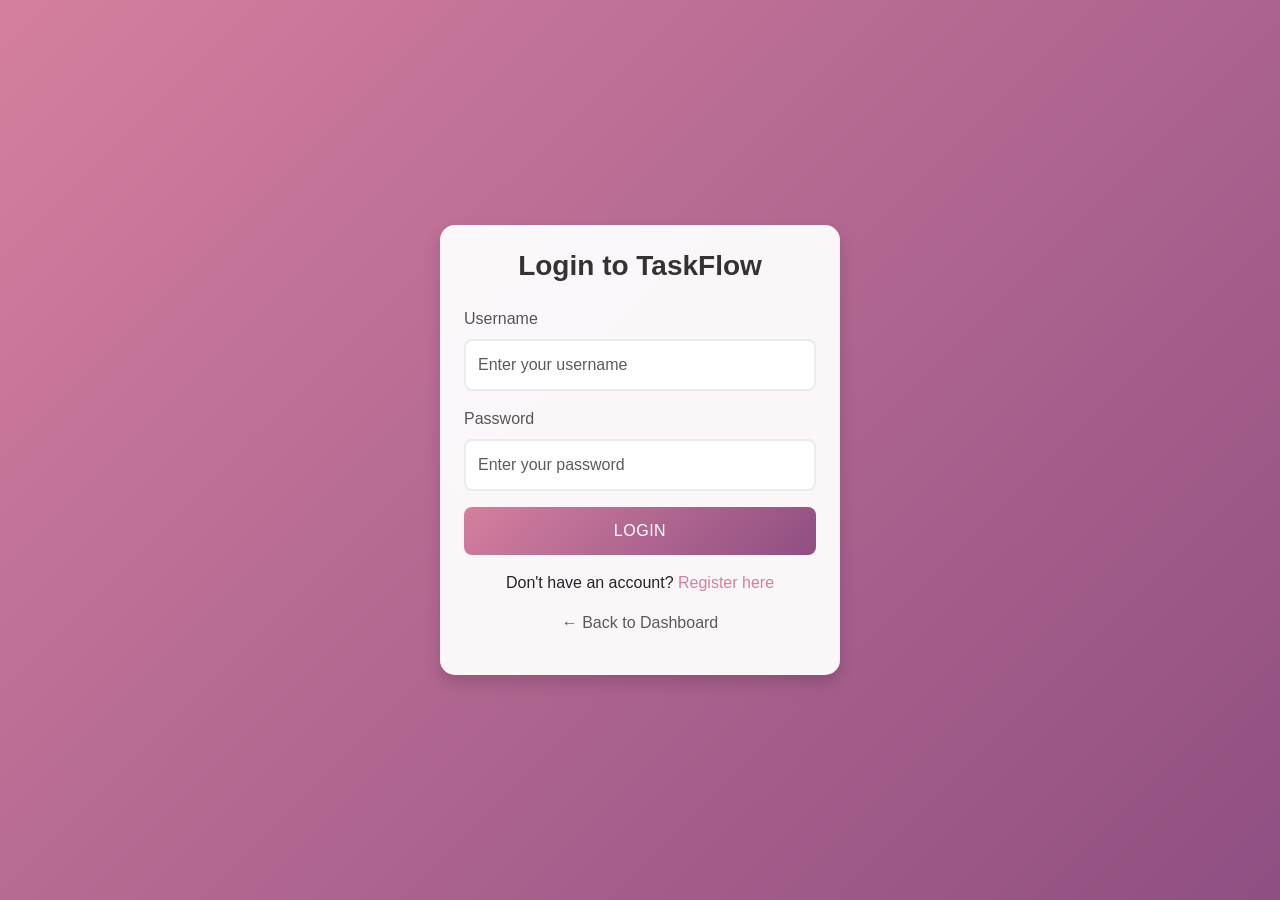
<file: index.html>
<!DOCTYPE html>
<html lang="en">
<head>
    <meta charset="UTF-8">
    <meta name="viewport" content="width=device-width, initial-scale=1.0">
    <title>TaskFlow - Dashboard</title>
    <link href="https://cdn.jsdelivr.net/npm/bootstrap@5.3.8/dist/css/bootstrap.min.css" rel="stylesheet">
    <link rel="stylesheet" href="https://cdnjs.cloudflare.com/ajax/libs/font-awesome/6.5.1/css/all.min.css">
    <link rel="stylesheet" href="style.css">
</head>

<body>
    <div class="container-fluid">
        <div class="row">
        <nav class="col-12 col-md-1 col-lg-2 text-white min-vh-100 p-3 sidebar">
            <div class="logo">
                <img src="assets/img/tf (1).svg" alt="TaskFlow Logo" class="logo-img">
            </div>
            
                <h1 class="title">TaskFlow</h1>
            
            <ul class="nav flex-column">
            <li class="nav-item">
                <a href="#" class="nav-link text-white active">
                    <img src="Imagenes/casa.png" alt="Dashboard" class="nav-icon me-2">Dashboard
                </a>
            </li>
            <li class="nav-item">
                <a href="#" class="nav-link text-white">
                    <img src="Imagenes/carpeta.png" alt="Projects" class="nav-icon me-2">Projects
                </a>
            </li>
            <li class="nav-item">
                <a href="Fb/tasks.html" class="nav-link text-white">
                    <img src="Imagenes/portapapeles.png" alt="Tasks" class="nav-icon me-2">Tasks
                </a>
            </li>
            <li class="nav-item">
                <a href="Jose/Filters.html" class="nav-link text-white">
                    <img src="Imagenes/filtrar.png" alt="Filters" class="nav-icon me-2">Filters
                </a>
            </li>
            <li class="nav-item">
                <a href="#" class="nav-link text-white">
                    <img src="Imagenes/calendario.png" alt="Calendar" class="nav-icon me-2">Calendar
                </a>
            </li>
            <li class="nav-item">
                <a href="#" class="nav-link text-white">
                    <img src="Imagenes/configuraciones.png" alt="Settings" class="nav-icon me-2">Settings
                </a>
            </li>
            <li class="nav-item">
                <a href="Ximena/login.html" class="nav-link text-white">
                    <img src="Imagenes/configuraciones.png" alt="Login" class="nav-icon me-2">Auth
                </a>
            </li>
            </ul>
            <button class="logout" onclick="logOut()">Cerrar sesión</button>
        </nav>
        <main class="col-12 col-md-9 col-lg-10 p-4">
            <!-- Header del Dashboard -->
            <header class="d-flex justify-content-between align-items-center mb-4">
                <div>
                    <h1 class="h3 mb-1">Hello, <span id="userName">User</span></h1>
                    <time id="currentTime" class="text-muted"></time>
                </div>

                <div class="d-flex align-items-center gap-3">
                    <button class="btn btn-outline-secondary">
                        <img src="Imagenes/lupa.png" alt="Search" width="20">
                    </button>
                    <button id="logoutBtn" class="btn btn-outline-danger">
                        <i class="fas fa-sign-out-alt"></i> Sign Out
                    </button>
                </div>
            </header>

            <!-- Sección de tarjetas del dashboard -->
            <div class="container-fluid">
                <div class="row g-4">
                    <div class="col-12 col-sm-6 col-lg-3">
                        <div class="card text-center h-100">
                            <div class="card-body" href="Fb/tasks.html">
                                <a href="Fb/tasks.html">
                                <img src="" alt="Tasks" class="mb-3" width="60">
                                <h5 class="card-title">All Tasks</h5>
                                <p class="card-text text-muted">Manage all your tasks</p>
                                </a>

                            </div>
                        </div>
                    </div>

                    <div class="col-12 col-sm-6 col-lg-3">
                        <div class="card text-center h-100">
                            <div class="card-body">
                                <img src="" alt="Projects" class="mb-3" width="60">
                                <h5 class="card-title">Active Projects</h5>
                                <p class="card-text text-muted">Review your projects</p>
                            </div>
                        </div>
                    </div>

                    <div class="col-12 col-sm-6 col-lg-3">
                        <div class="card text-center h-100">
                            <div class="card-body">
                                <img src="" alt="Calendar" class="mb-3" width="60">
                                <h5 class="card-title">Calendar</h5>
                                <p class="card-text text-muted">View upcoming events</p>
                            </div>
                        </div>
                    </div>

                    <div class="col-12 col-sm-6 col-lg-3">
                        <div class="card text-center h-100">
                            <div class="card-body">
                                <img src="" alt="Filters" class="mb-3" width="60">
                                <h5 class="card-title">Filters</h5>
                                <p class="card-text text-muted">Filter your tasks</p>
                            </div>
                        </div>
                    </div>
                </div>
            </div>
            
            <!-- Calendar #07 Section -->
            <div class="row mt-4">
                <div class="col-12">
                    <div class="calendar-07-container">
                        <h2 class="calendar-main-title">Calendar #07</h2>
                        
                        <div class="calendar-layout">
                            <!-- Background Control Panel -->
                            <div class="background-controls" style="position: absolute; top: 10px; right: 10px; z-index: 10;">
                                <select id="backgroundSelector" class="form-select form-select-sm" style="width: auto; font-size: 12px;">
                                    <option value="Calendarfondo.jpg">Van Gogh Starry Night</option>
                                    <option value="CalendarfondoSunset.jpg">Sunset</option>
                                    <option value="CalendarfondoOcean.jpg">Ocean</option>
                                    <option value="CalendarfondoCustom.jpg">Custom</option>
                                </select>
                            </div>
                            
                            <!-- Left Panel - Featured Date with Changeable Background -->
                            <div class="featured-panel">
                                <button class="today-button">TODAY</button>
                                <div class="date-display">
                                    <div class="month-year" id="monthYearDisplay">JANUARY - 2026</div>
                                    <div class="large-day" id="largeDayDisplay">13</div>
                                </div>
                            </div>
                            
                            <!-- Right Panel - Calendar Grid -->
                            <div class="calendar-panel">
                                <div class="calendar-navigation">
                                    <button id="prevMonth" class="nav-btn">
                                        <i class="fas fa-chevron-left"></i>
                                    </button>
                                    <button id="nextMonth" class="nav-btn">
                                        <i class="fas fa-chevron-right"></i>
                                    </button>
                                </div>
                                
                                <div class="calendar-content">
                                    <div class="weekdays">
                                        <div class="weekday">Sun</div>
                                        <div class="weekday">Mon</div>
                                        <div class="weekday">Tue</div>
                                        <div class="weekday">Wed</div>
                                        <div class="weekday">Thu</div>
                                        <div class="weekday">Fri</div>
                                        <div class="weekday">Sat</div>
                                    </div>
                                    <div class="calendar-days" id="calendarDays"></div>
                                </div>
                            </div>
                        </div>
                    </div>
                </div>
            </div>
            
            <!-- Timer Section -->
            <div class="row mt-4">
                <div class="col-12 col-lg-6 mx-auto">
                    <div class="card">
                        <div class="card-body text-center">
                            <h5 class="card-title">Focus</h5>
                            <div class="timer-display mb-4">
                                <span id="timer" class="timer-text">00:10</span>
                            </div>
                            <div class="timer-controls">
                                <button id="startBtn" class="btn btn-success me-2">
                                    <i class="fas fa-play"></i> Start
                                </button>
                                <button id="resetBtn" class="btn btn-secondary">
                                    <i class="fas fa-reset"></i> Reset
                                </button>
                            </div>
                        </div>
                    </div>
                </div>
            </div>
        </main>
        </div>
    </div>

    <script src="index.js"></script>
</body>
</html>
</file>
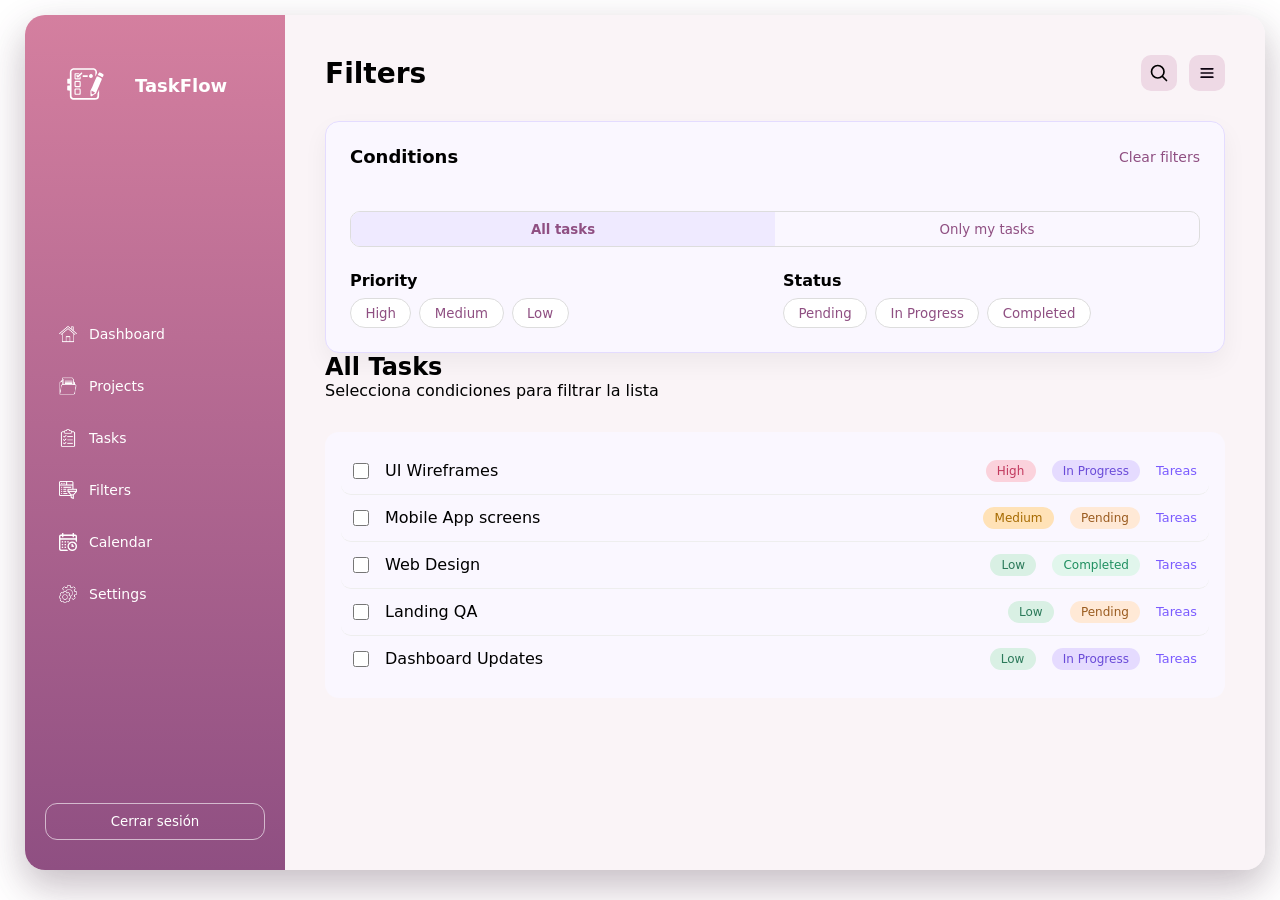
<file: Filters.html>
<!DOCTYPE html>
<html lang="es">
<head>
    <meta charset="UTF-8">
    <meta name="viewport" content="width=device-width, initial-scale=1.0">

    <!-- Título del proyecto -->
    <title>TaskFlow - Filters</title>

    <!-- Enlace al CSS -->
    <link rel="stylesheet" href="css_jose.css">
</head>
<body style="background-color: white;"> 
    <main class="page-cont">
        <!-- =========================
            CONTENEDOR GENERAL
        ========================== -->
        <div class="app">

            <!-- =========================
                BARRA LATERAL (SIDEBAR)
            ========================== -->
            <aside class="sidebar">

                <!-- Logo -->
                <div class="logo">
                    <img src="/assets/img/tf.svg" class="loguito2" alt="">
                    <span>TaskFlow</span>
                </div>

                <!-- Navegación -->
                <nav class="menu">
                    <li class="item">
                        <img src="/assets/img/casa.png" alt="" class="loguito"><a href="#" style="font-weight: 500;">Dashboard</a>
                    </li>

                    <li class="item">
                        <img src="/assets/img/carpeta.png" alt="" class="loguito"><a href="#">Projects</a>
                    </li>

                    <li class="item">
                        <img src="/assets/img/portapapeles.png" alt="" class="loguito"><a href="#">Tasks</a>
                    </li>

                    <li class="item">
                        <img src="/assets/img/filtrar.png" alt="" class="loguito"><a href="#">Filters</a>
                    </li>

                    <li class="item">
                        <img src="/assets/img/calendario.png" alt="" class="loguito"><a href="#">Calendar</a>
                    </li>

                    <li class="item">
                        <img src="/assets/img/configuraciones.png" alt="" class="loguito"><a href="#">Settings</a>
                    </li>
                </nav>

                <!-- Cerrar sesión -->
                <button class="logout">Cerrar sesión</button>
            </aside>

            <!-- =========================
                CONTENIDO PRINCIPAL
            ========================== -->
            <main class="content">

                <!-- =========================
                    CABECERA SUPERIOR
                =========================== -->
                <header class="topbar">
                    <h1>Filters</h1>

                    <!-- Iconos simulados -->
                    <div class="top-actions">
                        <div class="icon">
                            <img src="/assets/img/search-svgrepo-com.svg"alt="Icono" class="my-icon">
                        </div>
                        
                        <div class="icon">
                            <img src="/assets/img/hamburger-menu-svgrepo-com.svg"alt="Icono" class="my-icon">

                        </div>
                    </div>
                </header>

                <!-- =========================
                    PANEL DE FILTROS
                ========================== -->
                <section class="filter-panel">

                <header class="filter-header">
                    <h3>Conditions</h3>
                    <button class="clear-filters" style="color: #8F4F82;">Clear filters</button>
                </header>

                <div class="filter-row">
                    <div class="toggle-group">
                    <button data-owner="all" class="toggle active"  style="color: #8F4F82;" >All tasks</button>
                    <button data-owner="mine" class="toggle"  style="color: #8F4F82;" >Only my tasks</button>
                    </div>
                </div>

                <div class="filter-row grid-2">
                    <div class="filter-block">
                    <h4>Priority</h4>
                    <div class="options">
                        <button data-priority="high" class="chip" style="color: #8F4F82;">High</button>
                        <button data-priority="medium" class="chip" style="color: #8F4F82;">Medium</button>
                        <button data-priority="low" class="chip" style="color: #8F4F82;">Low</button>
                    </div>
                    </div>

                    <div class="filter-block">
                    <h4>Status</h4>
                    <div class="options">
                        <button data-status="pending" class="chip" style="color: #8F4F82;">Pending</button>
                        <button data-status="progress" class="chip" style="color: #8F4F82;">In Progress</button>
                        <button data-status="completed" class="chip" style="color: #8F4F82;">Completed</button>
                    </div>
                    </div>
                </div>
            </section>
            

                <!-- =========================
                    LISTADO DE TAREAS
                ========================== -->
                <section class="tasks">

                    <h2>All Tasks</h2>
                    <p class="subtitle">Selecciona condiciones para filtrar la lista</p>

                    <section class="task-list">
                        <ul class="tasks" id="tasks"></ul>
                    </section>

                </section>

            </main>
        </div>

    </main>
    <script src="js_jose.js"></script>
</body>
</html>
</file>
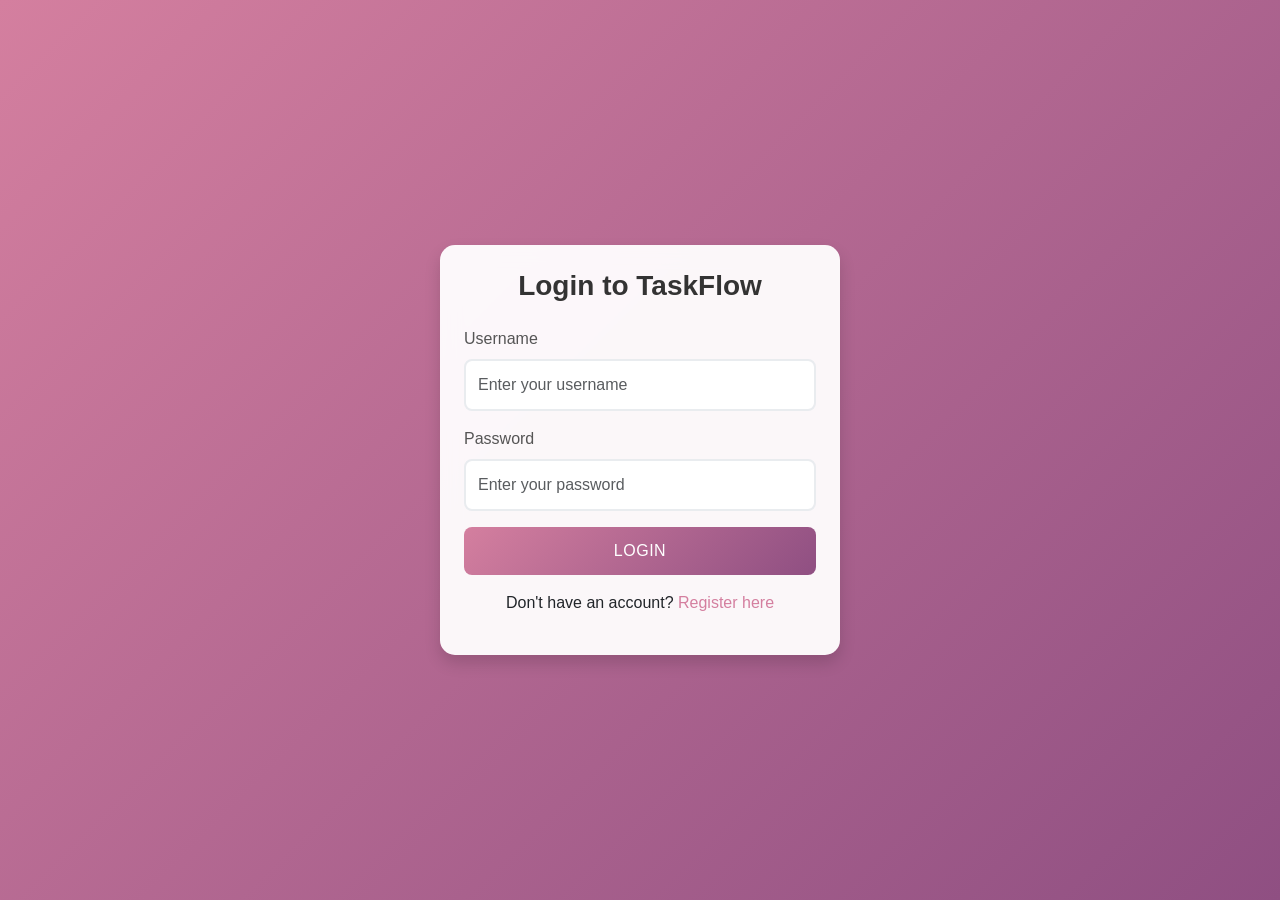
<file: auth/login.html>
<!DOCTYPE html>
<html lang="en">
<head>
    <meta charset="UTF-8">
    <meta name="viewport" content="width=device-width, initial-scale=1.0">
    <title>TaskFlow - Login</title>
    
    <!-- Bootstrap CSS -->
    <link href="https://cdn.jsdelivr.net/npm/bootstrap@5.3.8/dist/css/bootstrap.min.css" rel="stylesheet">
    <!-- Estilo personalizado -->
    <link rel="stylesheet" href="../css/auth.css">
</head>

<body class="d-flex justify-content-center align-items-center vh-100">
    
    <div class="card p-4 shadow" style="width: 400px;">
        <h3 class="text-center mb-4">Login to TaskFlow</h3>

        <!-- Área para mensajes -->
        <div id="message"></div>

        <form id="loginForm">
            <div class="mb-3">
                <label for="loginUsername" class="form-label">Username</label>
                <input 
                    id="loginUsername" 
                    type="text" 
                    class="form-control" 
                    placeholder="Enter your username"
                    required>
            </div>

            <div class="mb-3">
                <label for="loginPassword" class="form-label">Password</label>
                <input 
                    id="loginPassword" 
                    type="password" 
                    class="form-control" 
                    placeholder="Enter your password"
                    required>
            </div>

            <button type="submit" class="btn btn-primary w-100 mb-3">Login</button>

            <div class="text-center">
                <p>Don't have an account? <a href="register.html">Register here</a></p>
            </div>
        </form>
    </div>

    <!-- JavaScript -->
    <script src="../js/login.js"></script>
</body>
</html>
</file>
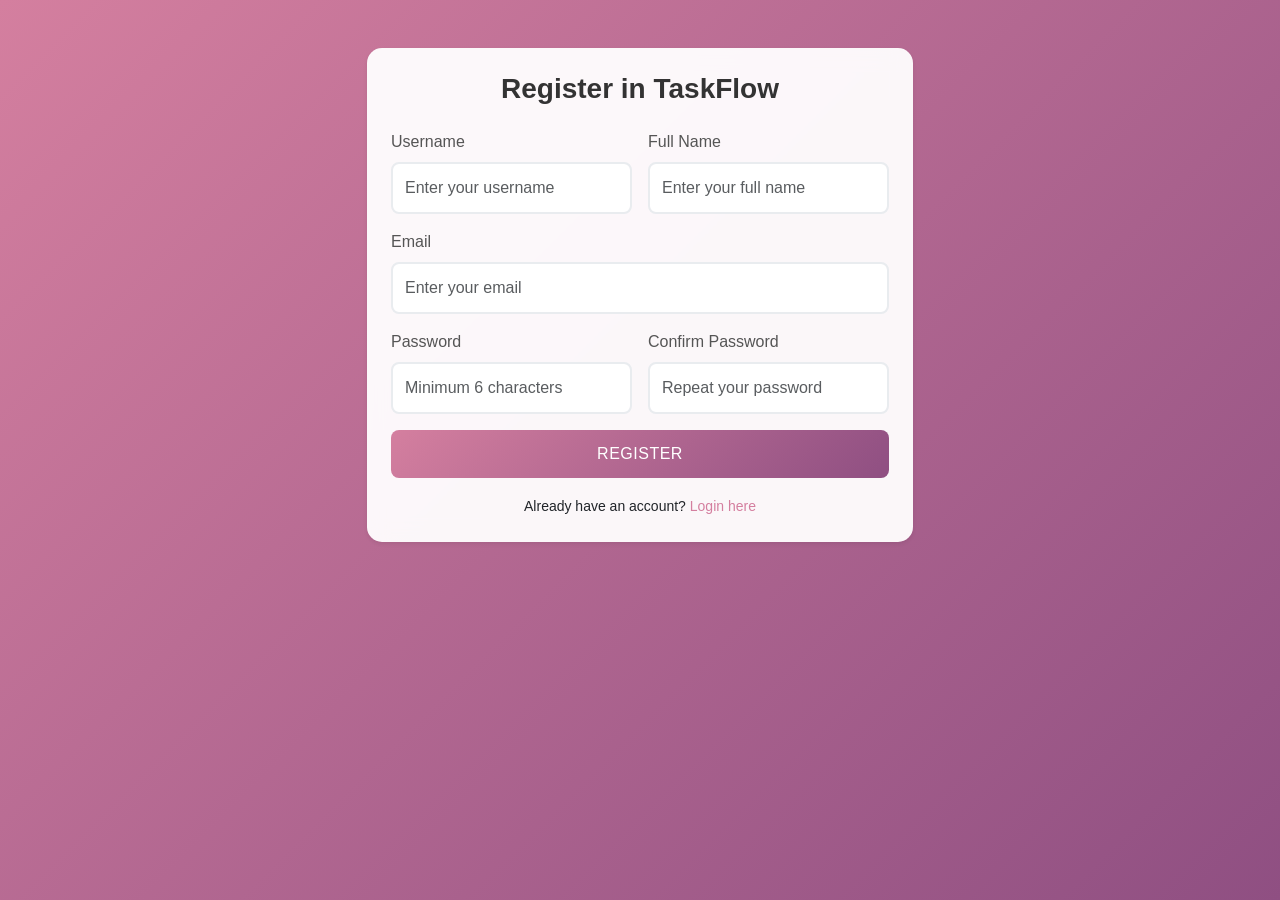
<file: auth/register.html>
<!DOCTYPE html>
<html lang="en">
<head>
    <meta charset="UTF-8">
    <meta name="viewport" content="width=device-width, initial-scale=1.0">
    <title>TaskFlow - Register</title>
    
    <!-- Bootstrap CSS -->
    <link href="https://cdn.jsdelivr.net/npm/bootstrap@5.3.8/dist/css/bootstrap.min.css" rel="stylesheet">
    <!-- Estilo personalizado -->
    <link rel="stylesheet" href="../css/auth.css">
</head>

<body>
    <div class="container py-5">
        <div class="row justify-content-center">
            <div class="col-12 col-md-8 col-lg-6">
                
                <div class="card shadow-sm">
                    <div class="card-body p-4">
                        <h3 class="mb-4 text-center">Register in TaskFlow</h3>

                        <!-- Área para mensajes -->
                        <div id="message"></div>

                        <form id="registerForm">
                            <div class="row g-3">
                                <!-- Usuario -->
                                <div class="col-md-6">
                                    <label for="username" class="form-label">Username</label>
                                    <input 
                                        id="username" 
                                        type="text" 
                                        class="form-control" 
                                        placeholder="Enter your username"
                                        required>
                                </div>

                                <!-- Nombre completo -->
                                <div class="col-md-6">
                                    <label for="fullname" class="form-label">Full Name</label>
                                    <input 
                                        id="fullname" 
                                        type="text" 
                                        class="form-control" 
                                        placeholder="Enter your full name"
                                        required>
                                </div>

                                <!-- Email -->
                                <div class="col-12">
                                    <label for="email" class="form-label">Email</label>
                                    <input 
                                        id="email" 
                                        type="email" 
                                        class="form-control" 
                                        placeholder="Enter your email"
                                        required>
                                </div>

                                <!-- Contraseña -->
                                <div class="col-md-6">
                                    <label for="password" class="form-label">Password</label>
                                    <input 
                                        id="password" 
                                        type="password" 
                                        class="form-control" 
                                        placeholder="Minimum 6 characters"
                                        required>
                                </div>

                                <!-- Confirmar contraseña -->
                                <div class="col-md-6">
                                    <label for="confirmPassword" class="form-label">Confirm Password</label>
                                    <input 
                                        id="confirmPassword" 
                                        type="password" 
                                        class="form-control" 
                                        placeholder="Repeat your password"
                                        required>
                                </div>

                                <!-- Botón de registro -->
                                <div class="col-12 d-grid">
                                    <button type="submit" class="btn btn-success">Register</button>
                                </div>

                                <!-- Enlace a login -->
                                <div class="col-12 text-center">
                                    <small>Already have an account? <a href="login.html">Login here</a></small>
                                </div>
                            </div>
                        </form>

                    </div>
                </div>

            </div>
        </div>
    </div>

    <!-- JavaScript -->
    <script src="../js/register.js"></script>
</body>
</html>
</file>
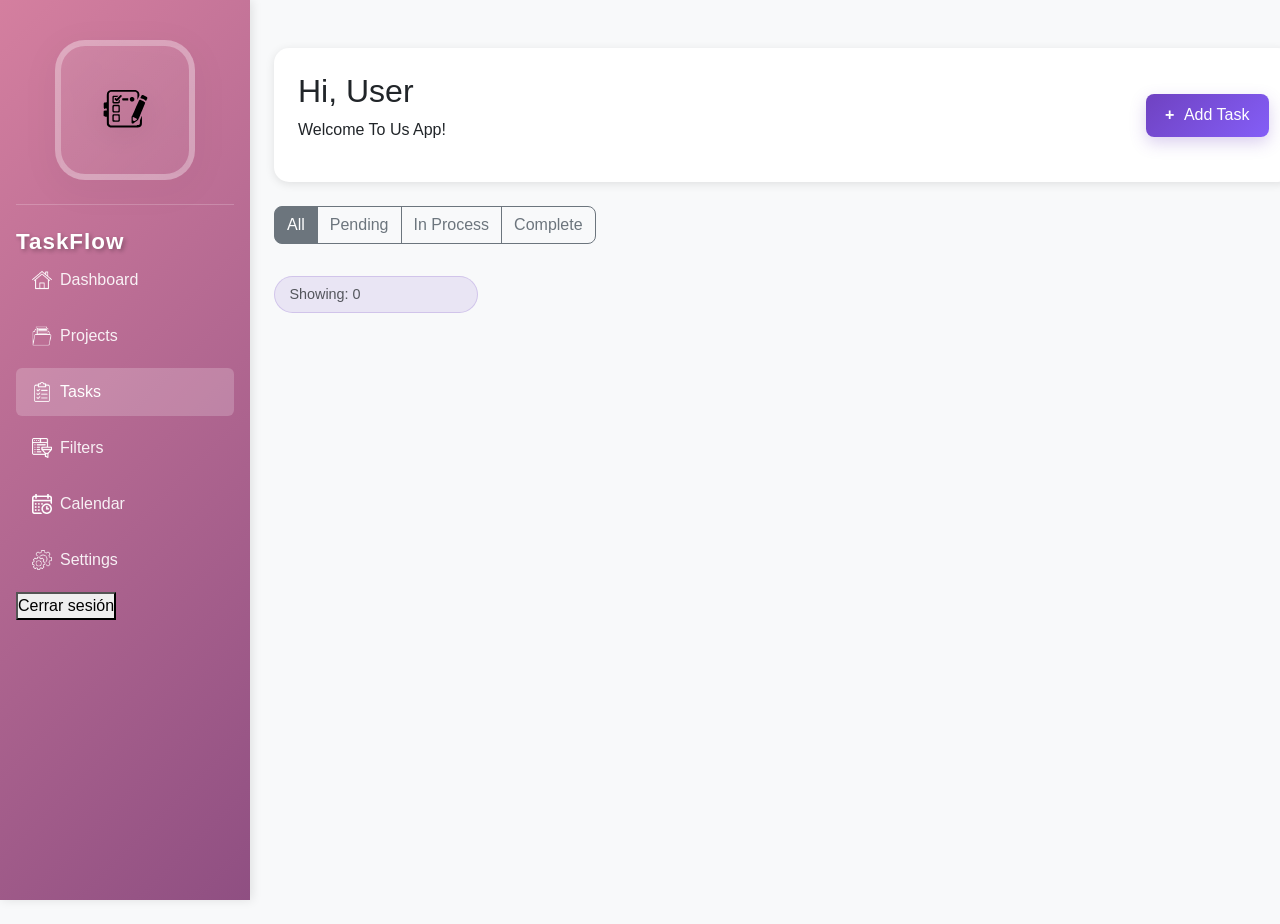
<file: Fb/tasks.html>
<!DOCTYPE html>
<html lang="en">
<head>
    <meta charset="UTF-8">
    <meta name="viewport" content="width=device-width, initial-scale=1.0">
    <link href="https://cdn.jsdelivr.net/npm/bootstrap@5.3.8/dist/css/bootstrap.min.css" rel="stylesheet" integrity="sha384-sRIl4kxILFvY47J16cr9ZwB07vP4J8+LH7qKQnuqkuIAvNWLzeN8tE5YBujZqJLB" crossorigin="anonymous">
    <link rel="stylesheet" href="tasks.css">
    <link rel="stylesheet" href="../style.css">
    <title>Tasks</title>
    
</head>
<body class="bg-light">
    <div class="container-fluid">
        <div class="row min-vh-100">
                    <nav class="col-12 col-md-1 col-lg-2 text-white min-vh-100 p-3 sidebar">
            <div class="logo">
                <img src="../assets/img/tf (1).svg" alt="TaskFlow Logo" class="logo-img">
            </div>
            
                <h1 class="title">TaskFlow</h1>
            
            <ul class="nav flex-column">
            <li class="nav-item">
                <a href="../index.html" class="nav-link text-white">
                    <img src="../Imagenes/casa.png" alt="Dashboard" class="nav-icon me-2">Dashboard
                </a>
            </li>
            <li class="nav-item">
                <a href="#" class="nav-link text-white">
                    <img src="../Imagenes/carpeta.png" alt="Projects" class="nav-icon me-2">Projects
                </a>
            </li>
            <li class="nav-item">
                <a href="tasks.html" class="nav-link text-white active">
                    <img src="../Imagenes/portapapeles.png" alt="Tasks" class="nav-icon me-2">Tasks
                </a>
            </li>
            <li class="nav-item">
                <a href="../Jose/Filters.html" class="nav-link text-white">
                    <img src="../Imagenes/filtrar.png" alt="Filters" class="nav-icon me-2">Filters
                </a>
            </li>
            <li class="nav-item">
                <a href="#" class="nav-link text-white">
                    <img src="../Imagenes/calendario.png" alt="Calendar" class="nav-icon me-2">Calendar
                </a>
            </li>
            <li class="nav-item">
                <a href="#" class="nav-link text-white">
                    <img src="../Imagenes/configuraciones.png" alt="Settings" class="nav-icon me-2">Settings
                </a>
            </li>
            </ul>
            <button class="logout" onclick="logOut()">Cerrar sesión</button>
        </nav>
            <!--SideBar target _self _blank-->
            <!-- <aside class="col-12 col-md-2 bg-purple text-white p-4">
                <h4 class="fw-bold mb-5">TaskFLow</h4>
                <!-- <nav class="nav flex-column gap-2">
                    <a class="nav-link text-white" href="#">Dashboard</a>
                    <a class="nav-link text-white" href="#">Projects</a>
                    <a class="nav-link text-white active" href="#">Tasks</a>
                    <a class="nav-link text-white" href="#">Filters</a>
                    <a class="nav-link text-white" href="#">Remove Tasks</a>
                    <a class="nav-link text-white" href="#">Settings</a>
                </nav> -->
            <!-- </aside> --> -->
            <!--Main-->
            <main class="col-12 col-md-10 p-4">
                <header class="d-flex justify-content-between align-items-center mb-4">
                    <div>
                        <h2>Hi, User</h2>
                        <p>Welcome To Us App!</p>
                    </div>
                    <button class="btn add-task-btn" data-bs-toggle="modal" data-bs-target="#taskModal">
                        Add Task
                    </button>
                </header>
                <!--filters-->
                <div class="btn-group mb-3" role="group">
                    <button class="btn btn-outline-secondary filter-btn active" data-filter="All">All</button>
                    <button class="btn btn-outline-secondary filter-btn" data-filter="Pending">Pending</button>
                    <button class="btn btn-outline-secondary filter-btn" data-filter="In Process">In Process</button>
                    <button class="btn btn-outline-secondary filter-btn" data-filter="Complete">Complete</button>
                </div>
                <!--counter-->
                <p class="text-muted mt-3 mb-3 task-counter" id="task-counter">Showing: 0</p>
                <!--Task List-->
                <div class="list-group" id="task-list"></div>
            </main>
        </div>
    </div>
    <!--Modal: add task-->
    <div class="modal fade" id="taskModal" tabindex="-1">
        <div class="modal-dialog">
            <form class="modal-content" id="task-form">
                <div class="modal-header">
                    <h5 class="modal-title">Create Task</h5>
                    <button type="button" class="btn-close" data-bs-dismiss="modal"></button>
                </div>
                <div class="modal-body">
                    <input type="text" id="title" class="form-control mb-3" placeholder="Task Title" required>
                    <input type="text" id="description" class="form-control mb-3" placeholder="Task Description" maxlength="120" required>
                    <select class="form-select" id="priority">
                        <option>Low</option>
                        <option>Medium</option>
                        <option>High</option>
                    </select>
                </div>
                <div class="modal-footer">
                    <button class="btn btn-primary w-100" type="submit">Create Task</button>
                </div>
            </form>
        </div>
    </div>
    <script src="tasks.js"></script>
    <script src="https://cdn.jsdelivr.net/npm/bootstrap@5.3.8/dist/js/bootstrap.bundle.min.js" integrity="sha384-FKyoEForCGlyvwx9Hj09JcYn3nv7wiPVlz7YYwJrWVcXK/BmnVDxM+D2scQbITxI" crossorigin="anonymous"></script>
</body>
</html>
</file>
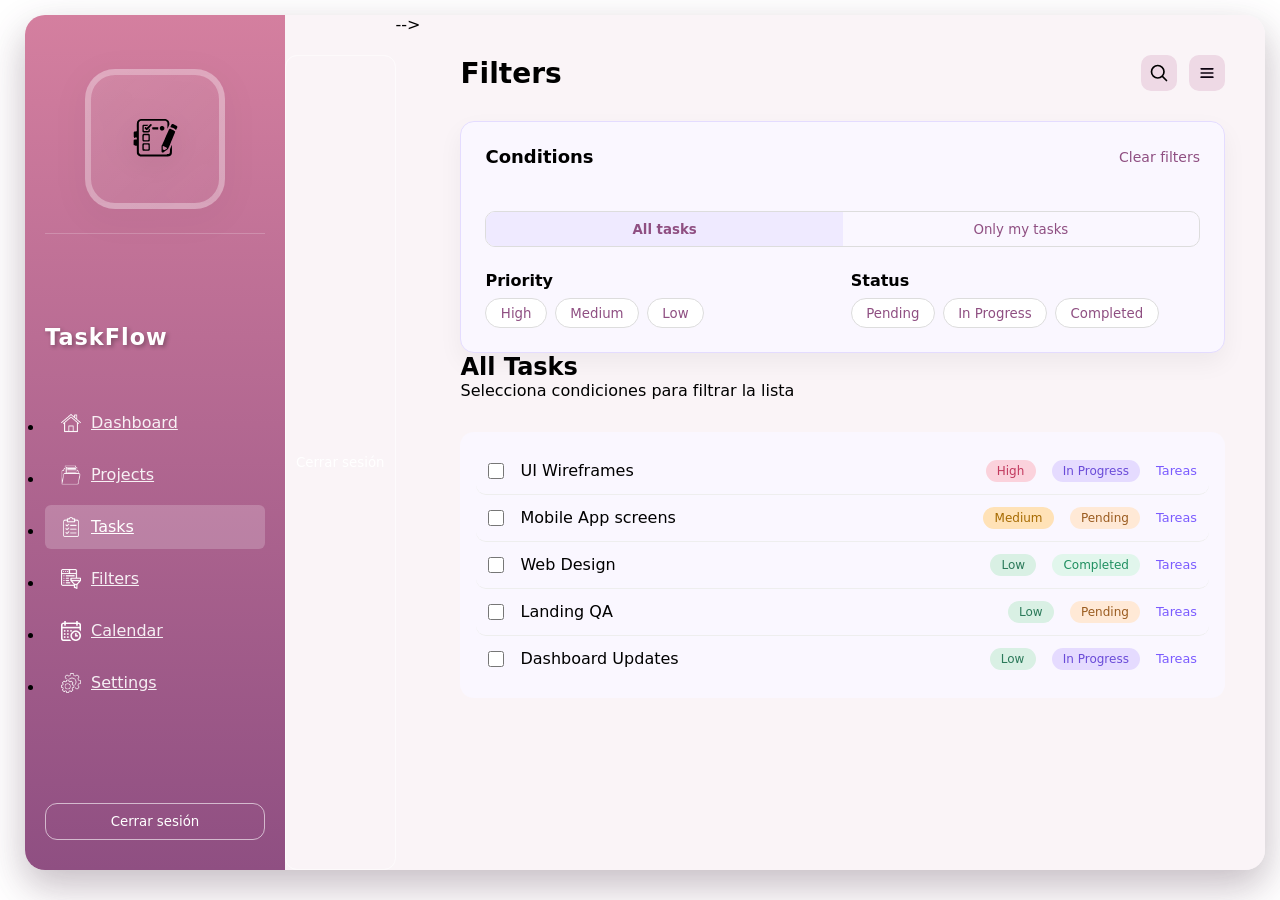
<file: Jose/Filters.html>
<!DOCTYPE html>
<html lang="es">
<head>
    <meta charset="UTF-8">
    <meta name="viewport" content="width=device-width, initial-scale=1.0">

    <!-- Título del proyecto -->
    <title>TaskFlow - Filters</title>

    <!-- Enlace al CSS -->
    <link rel="stylesheet" href="css_jose.css">
</head>
<body style="background-color: white;"> 
    <main class="page-cont">
        <!-- =========================
            CONTENEDOR GENERAL
        ========================== -->
        <div class="app">

                    <nav class="col-12 col-md-1 col-lg-2 text-white min-vh-100 p-3 sidebar">
            <div class="logo">
                <img src="../assets/img/tf (1).svg" alt="TaskFlow Logo" class="logo-img">
            </div>
            
                <h1 class="title">TaskFlow</h1>
            
            <ul class="nav flex-column">
            <li class="nav-item">
                <a href="../index.html" class="nav-link text-white">
                    <img src="../Imagenes/casa.png" alt="Dashboard" class="nav-icon me-2">Dashboard
                </a>
            </li>
            <li class="nav-item">
                <a href="#" class="nav-link text-white">
                    <img src="../Imagenes/carpeta.png" alt="Projects" class="nav-icon me-2">Projects
                </a>
            </li>
            <li class="nav-item">
                <a href="tasks.html" class="nav-link text-white active">
                    <img src="../Imagenes/portapapeles.png" alt="Tasks" class="nav-icon me-2">Tasks
                </a>
            </li>
            <li class="nav-item">
                <a href="../Jose/Filters.html" class="nav-link text-white">
                    <img src="../Imagenes/filtrar.png" alt="Filters" class="nav-icon me-2">Filters
                </a>
            </li>
            <li class="nav-item">
                <a href="#" class="nav-link text-white">
                    <img src="../Imagenes/calendario.png" alt="Calendar" class="nav-icon me-2">Calendar
                </a>
            </li>
            <li class="nav-item">
                <a href="#" class="nav-link text-white">
                    <img src="../Imagenes/configuraciones.png" alt="Settings" class="nav-icon me-2">Settings
                </a>
            </li>
            </ul>
            <button class="logout" onclick="logOut()">Cerrar sesión</button>
        </nav>

            <!-- =========================
                BARRA LATERAL (SIDEBAR)
            ========================== -->
            <!-- <aside class="sidebar">

                <! Logo -->
                <!-- <div class="logo">
                    <img src="/assets/img/tf.svg" class="loguito2" alt="">
                    <span>TaskFlow</span>
                </div>

                Navegación -->
                <!-- <nav class="menu">
                    <li class="item">
                        <img src="/assets/img/casa.png" alt="" class="loguito"><a href="#" style="font-weight: 500;">Dashboard</a>
                    </li>

                    <li class="item">
                        <img src="/assets/img/carpeta.png" alt="" class="loguito"><a href="#">Projects</a>
                    </li> -->

                    <!-- <li class="item">
                        <img src="/assets/img/portapapeles.png" alt="" class="loguito"><a href="#">Tasks</a>
                    </li>

                    <li class="item">
                        <img src="/assets/img/filtrar.png" alt="" class="loguito"><a href="#">Filters</a>
                    </li>

                    <li class="item">
                        <img src="/assets/img/calendario.png" alt="" class="loguito"><a href="#">Calendar</a>
                    </li>

                    <li class="item">
                        <img src="/assets/img/configuraciones.png" alt="" class="loguito"><a href="#">Settings</a>
                    </li>
                </nav>

                <!-- Cerrar sesión -->
                <button class="logout">Cerrar sesión</button>
            </aside> -->

            <!-- =========================
                CONTENIDO PRINCIPAL
            ========================== -->
            <main class="content">

                <!-- =========================
                    CABECERA SUPERIOR
                =========================== -->
                <header class="topbar">
                    <h1>Filters</h1>

                    <!-- Iconos simulados -->
                    <div class="top-actions">
                        <div class="icon">
                            <img src="/assets/img/search-svgrepo-com.svg"alt="Icono" class="my-icon">
                        </div>
                        
                        <div class="icon">
                            <img src="/assets/img/hamburger-menu-svgrepo-com.svg"alt="Icono" class="my-icon">

                        </div>
                    </div>
                </header>

                <!-- =========================
                    PANEL DE FILTROS
                ========================== -->
                <section class="filter-panel">

                <header class="filter-header">
                    <h3>Conditions</h3>
                    <button class="clear-filters" style="color: #8F4F82;">Clear filters</button>
                </header>

                <div class="filter-row">
                    <div class="toggle-group">
                    <button data-owner="all" class="toggle active"  style="color: #8F4F82;" >All tasks</button>
                    <button data-owner="mine" class="toggle"  style="color: #8F4F82;" >Only my tasks</button>
                    </div>
                </div>

                <div class="filter-row grid-2">
                    <div class="filter-block">
                    <h4>Priority</h4>
                    <div class="options">
                        <button data-priority="high" class="chip" style="color: #8F4F82;">High</button>
                        <button data-priority="medium" class="chip" style="color: #8F4F82;">Medium</button>
                        <button data-priority="low" class="chip" style="color: #8F4F82;">Low</button>
                    </div>
                    </div>

                    <div class="filter-block">
                    <h4>Status</h4>
                    <div class="options">
                        <button data-status="pending" class="chip" style="color: #8F4F82;">Pending</button>
                        <button data-status="progress" class="chip" style="color: #8F4F82;">In Progress</button>
                        <button data-status="completed" class="chip" style="color: #8F4F82;">Completed</button>
                    </div>
                    </div>
                </div>
            </section>
            

                <!-- =========================
                    LISTADO DE TAREAS
                ========================== -->
                <section class="tasks">

                    <h2>All Tasks</h2>
                    <p class="subtitle">Selecciona condiciones para filtrar la lista</p>

                    <section class="task-list">
                        <ul class="tasks" id="tasks"></ul>
                    </section>

                </section>

            </main>
        </div>

    </main>
    <script src="js_jose.js"></script>
</body>
</html>
</file>
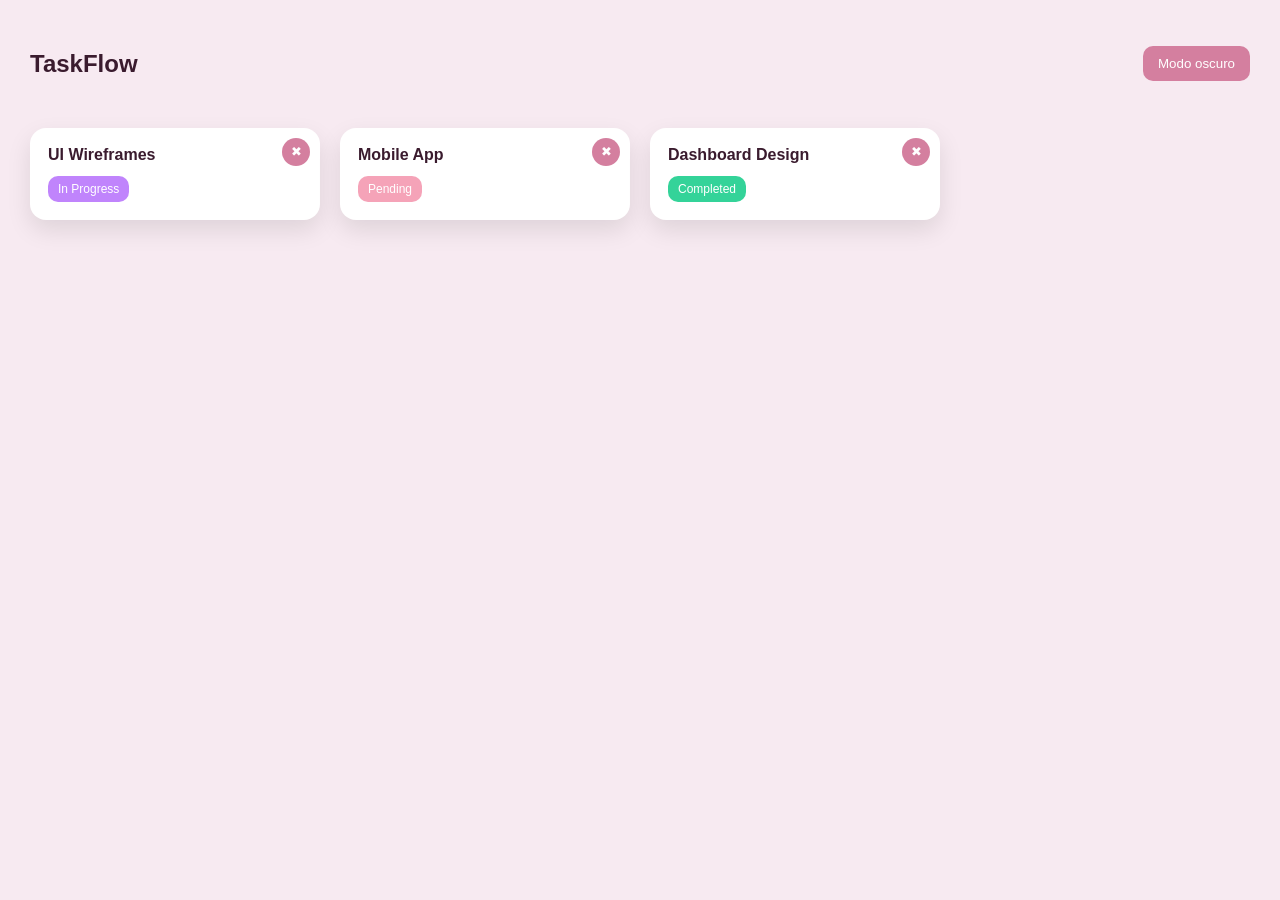
<file: TaskFlow/Mateo.html>
<!DOCTYPE html>
<html lang="es">
<head>
    <meta charset="UTF-8">
    <title>TaskFlow - Mateo</title>
    <link rel="stylesheet" href="css/Mateo.css">
</head>

<body>

<div class="container">

    <div class="header">
        <h2>TaskFlow</h2>
        <button id="darkToggle" class="dark-btn">Modo oscuro</button>
    </div>

    <div id="taskList" class="task-grid"></div>

</div>

<script src="js/Mateo.js"></script>
</body>
</html>
</file>
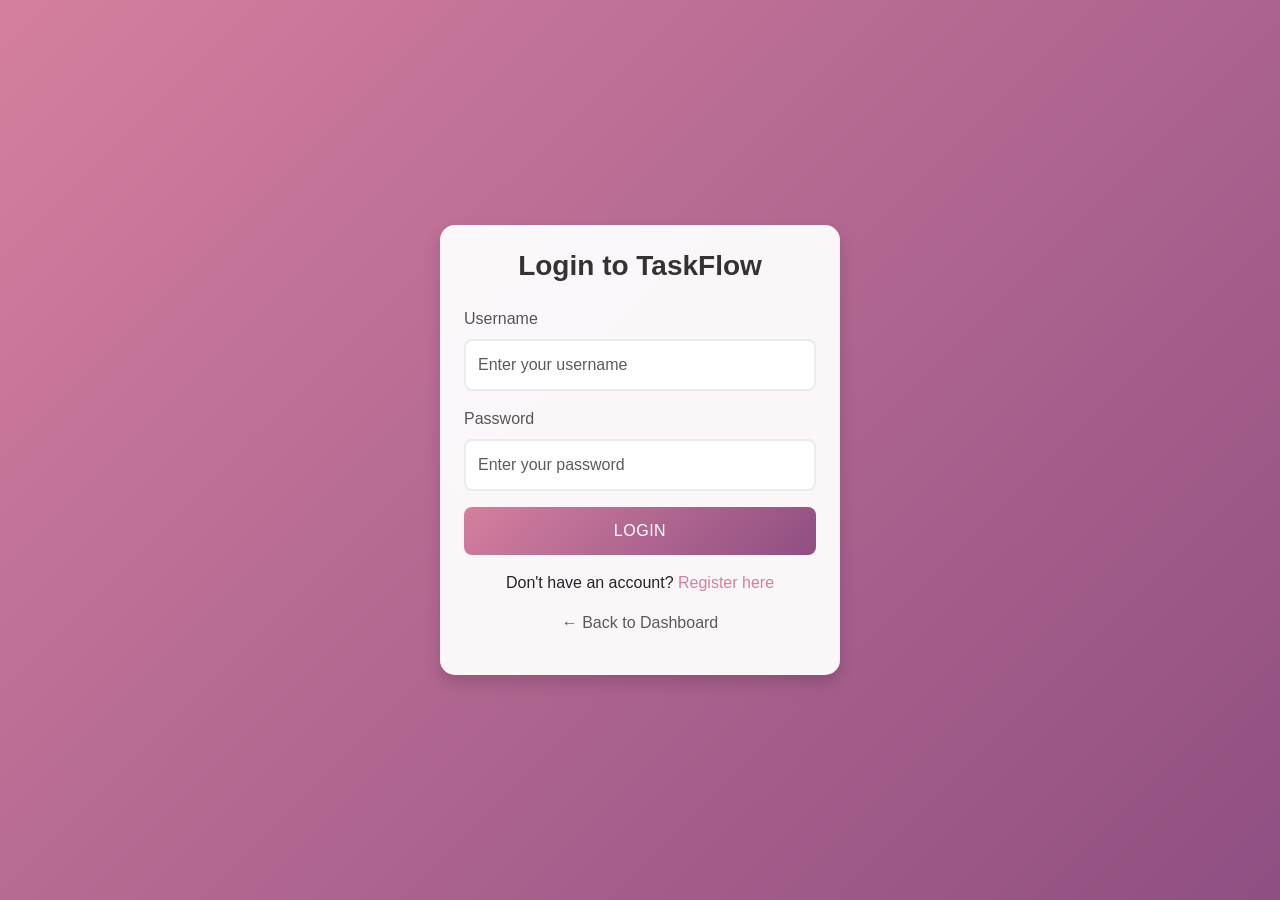
<file: Ximena/login.html>
<!DOCTYPE html>
<html lang="en">
<head>
    <meta charset="UTF-8">
    <meta name="viewport" content="width=device-width, initial-scale=1.0">
    <title>TaskFlow - Login</title>
    
    <!-- Bootstrap CSS -->
    <link href="https://cdn.jsdelivr.net/npm/bootstrap@5.3.8/dist/css/bootstrap.min.css" rel="stylesheet">
    <!-- Estilo personalizado -->
    <link rel="stylesheet" href="css/auth.css">
</head>

<body class="d-flex justify-content-center align-items-center vh-100">
    
    <div class="card p-4 shadow" style="width: 400px;">
        <h3 class="text-center mb-4">Login to TaskFlow</h3>

        <!-- Área para mensajes -->
        <div id="message"></div>

        <form id="loginForm">
            <div class="mb-3">
                <label for="loginUsername" class="form-label">Username</label>
                <input 
                    id="loginUsername" 
                    type="text" 
                    class="form-control" 
                    placeholder="Enter your username"
                    required>
            </div>

            <div class="mb-3">
                <label for="loginPassword" class="form-label">Password</label>
                <input 
                    id="loginPassword" 
                    type="password" 
                    class="form-control" 
                    placeholder="Enter your password"
                    required>
            </div>

            <button type="submit" class="btn btn-primary w-100 mb-3">Login</button>

            <div class="text-center">
                <p>Don't have an account? <a href="register.html">Register here</a></p>
                <p><a href="../index.html" class="text-muted">← Back to Dashboard</a></p>
            </div>
        </form>
    </div>

    <!-- JavaScript -->
    <script src="js/login.js"></script>
</body>
</html>
</file>
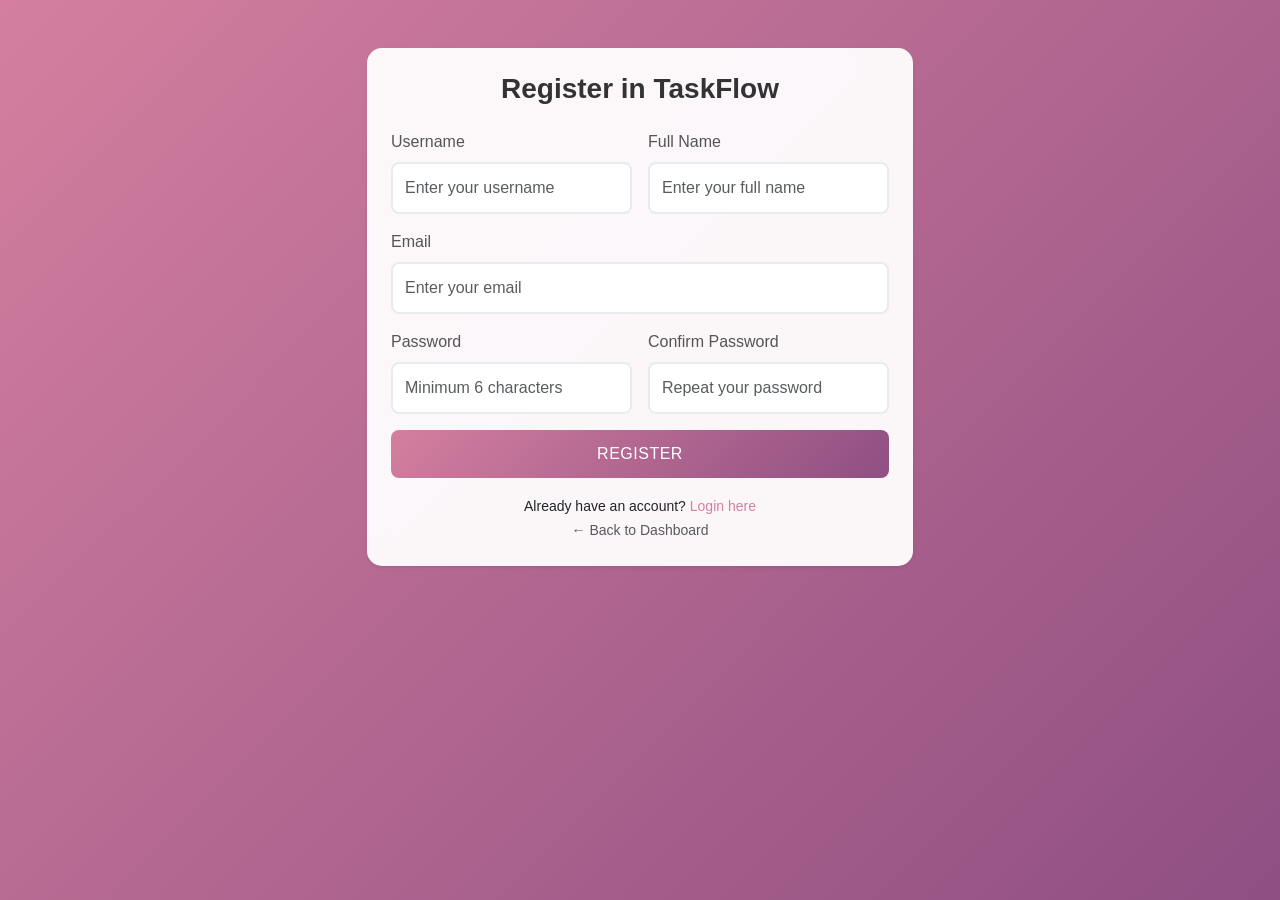
<file: Ximena/register.html>
<!DOCTYPE html>
<html lang="en">
<head>
    <meta charset="UTF-8">
    <meta name="viewport" content="width=device-width, initial-scale=1.0">
    <title>TaskFlow - Register</title>
    
    <!-- Bootstrap CSS -->
    <link href="https://cdn.jsdelivr.net/npm/bootstrap@5.3.8/dist/css/bootstrap.min.css" rel="stylesheet">
    <!-- Estilo personalizado -->
    <link rel="stylesheet" href="css/auth.css">
</head>

<body>
    <div class="container py-5">
        <div class="row justify-content-center">
            <div class="col-12 col-md-8 col-lg-6">
                
                <div class="card shadow-sm">
                    <div class="card-body p-4">
                        <h3 class="mb-4 text-center">Register in TaskFlow</h3>

                        <!-- Área para mensajes -->
                        <div id="message"></div>

                        <form id="registerForm">
                            <div class="row g-3">
                                <!-- Usuario -->
                                <div class="col-md-6">
                                    <label for="username" class="form-label">Username</label>
                                    <input 
                                        id="username" 
                                        type="text" 
                                        class="form-control" 
                                        placeholder="Enter your username"
                                        required>
                                </div>

                                <!-- Nombre completo -->
                                <div class="col-md-6">
                                    <label for="fullname" class="form-label">Full Name</label>
                                    <input 
                                        id="fullname" 
                                        type="text" 
                                        class="form-control" 
                                        placeholder="Enter your full name"
                                        required>
                                </div>

                                <!-- Email -->
                                <div class="col-12">
                                    <label for="email" class="form-label">Email</label>
                                    <input 
                                        id="email" 
                                        type="email" 
                                        class="form-control" 
                                        placeholder="Enter your email"
                                        required>
                                </div>

                                <!-- Contraseña -->
                                <div class="col-md-6">
                                    <label for="password" class="form-label">Password</label>
                                    <input 
                                        id="password" 
                                        type="password" 
                                        class="form-control" 
                                        placeholder="Minimum 6 characters"
                                        required>
                                </div>

                                <!-- Confirmar contraseña -->
                                <div class="col-md-6">
                                    <label for="confirmPassword" class="form-label">Confirm Password</label>
                                    <input 
                                        id="confirmPassword" 
                                        type="password" 
                                        class="form-control" 
                                        placeholder="Repeat your password"
                                        required>
                                </div>

                                <!-- Botón de registro -->
                                <div class="col-12 d-grid">
                                    <button type="submit" class="btn btn-success">Register</button>
                                </div>

                                <!-- Enlace a login -->
                                <div class="col-12 text-center">
                                    <small>Already have an account? <a href="login.html">Login here</a></small>
                                    <br>
                                    <small><a href="../index.html" class="text-muted">← Back to Dashboard</a></small>
                                </div>
                            </div>
                        </form>

                    </div>
                </div>

            </div>
        </div>
    </div>

    <!-- JavaScript -->
    <script src="js/register.js"></script>
</body>
</html>
</file>
<file: style.css>
* {
    margin: 0;
    padding: 0;
    box-sizing: border-box;
}
a{
    text-decoration: none;
}

body {
    font-family: 'Segoe UI', Tahoma, Geneva, Verdana, sans-serif;
    background-color: #f8f9fa;
}

.sidebar {
    background: linear-gradient(135deg, #D47F9F 0%, #8F4F82 100%);
    min-height: 100vh;
    box-shadow: 2px 0 10px rgba(0,0,0,0.1);
    position: fixed;
    width: 250px;
    z-index: 1000;
}

/* =========================
   LOGO STYLES
========================= */
.logo {
    text-align: center;
    padding: 1.5rem 0;
    border-bottom: 1px solid rgba(255,255,255,0.2);
    margin-bottom: 1.5rem;
    display: flex;
    flex-direction: column;
    align-items: center;
    gap: 10px;
}

.logo-img {
    width: 140px;
    height: 140px;
    border-radius: 30px;
    border: 6px solid rgba(255,255,255,0.3);
    background: linear-gradient(
        135deg,
        rgba(255,255,255,0.1) 0%,
        rgba(255,255,255,0.05) 100%
    );
    padding: 16px;
    transition: all 0.3s ease;
    filter: drop-shadow(0 8px 16px rgba(0,0,0,0.2));
}

.logo-img:hover {
    transform: scale(1.05);
    border-color: rgba(255,255,255,0.5);
}

.title {
    color: white;
    font-size: 1.4rem;
    font-weight: 600;
    text-shadow: 2px 2px 4px rgba(0,0,0,0.3);
    letter-spacing: 1px;
    margin: 0;
}

.nav-link {
    color: rgba(255,255,255,0.9) !important;
    padding: 0.75rem 1rem;
    border-radius: 8px;
    margin-bottom: 0.5rem;
    transition: all 0.3s ease;
    display: flex;
    align-items: center;
}

.nav-link:hover {
    background-color: rgba(255,255,255,0.1);
    color: white !important;
    transform: translateX(5px);
}

.nav-link.active {
    background-color: rgba(255,255,255,0.2);
    color: white !important;
}

.nav-icon {
    width: 20px;
    height: 20px;
    margin-right: 10px;
    filter: brightness(0) invert(1);
}

main {
    margin-left: 250px;
    padding: 2rem;
    min-height: 100vh;
}

header {
    background: white;
    padding: 1.5rem;
    border-radius: 15px;
    box-shadow: 0 2px 10px rgba(0,0,0,0.1);
    margin-bottom: 2rem;
}

header h1 {
    color: #333;
    font-weight: 600;
}

#currentTime {
    color: #666;
}

.card {
    border: none;
    border-radius: 15px;
    box-shadow: 0 4px 15px rgba(0,0,0,0.1);
    transition: transform 0.3s ease;
}

.card:hover {
    transform: translateY(-5px);
}

.card-body {
    padding: 2rem;
}

.card-title {
    color: #333;
    font-weight: 600;
    margin-bottom: 1rem;
}

.card-text {
    color: #666;
    font-size: 0.9rem;
}

.btn {
    border-radius: 8px;
    font-weight: 500;
    transition: all 0.3s ease;
}

.btn-outline-danger:hover {
    transform: translateY(-2px);
}

.btn-outline-secondary:hover {
    transform: translateY(-2px);
}

.calendar-07-container {
    max-width: 900px;
    margin: 0 auto;
    padding: 2rem;
}

.calendar-main-title {
    text-align: center;
    font-size: 2.5rem;
    font-weight: 400;
    color: #333;
    margin-bottom: 3rem;
    letter-spacing: 1px;
}

.calendar-layout {
    display: flex;
    background: white;
    overflow: hidden;
    box-shadow: 0 4px 20px rgba(0,0,0,0.1);
    max-width: 800px;
    margin: 0 auto;
}

.featured-panel {
    flex: 0 0 280px;
    background: 
        linear-gradient(to bottom, rgba(0, 20, 40, 0.3) 0%, rgba(0, 10, 30, 0.4) 100%),
        url('Imagenes/Calendarfondo.jpg');
    background-size: cover;
    background-position: center;
    color: white;
    position: relative;
    display: flex;
    flex-direction: column;
    justify-content: center;
    align-items: center;
    padding: 2rem;
}

.featured-panel.sunset {
    background-image: 
        linear-gradient(to bottom, rgba(255, 100, 0, 0.2) 0%, rgba(139, 69, 19, 0.3) 100%),
        url('Imagenes/CalendarfondoSunset.jpg');
}

.featured-panel.ocean {
    background-image: 
        linear-gradient(to bottom, rgba(0, 100, 200, 0.2) 0%, rgba(0, 50, 100, 0.3) 100%),
        url('Imagenes/CalendarfondoOcean.jpg');
}

.today-button {
    position: absolute;
    top: 20px;
    left: 20px;
    background: rgba(255, 255, 255, 0.15);
    border: 2px solid rgba(255, 255, 255, 0.4);
    color: white;
    padding: 8px 20px;
    border-radius: 6px;
    font-size: 12px;
    font-weight: 600;
    letter-spacing: 1px;
    cursor: pointer;
    transition: all 0.3s ease;
}

.today-button:hover {
    background: rgba(255, 255, 255, 0.25);
    transform: translateY(-2px);
}

.date-display {
    text-align: center;
    background: rgba(0, 0, 0, 0.4);
    border-radius: 15px;
    padding: 2rem;
    backdrop-filter: blur(20px);
    border: 2px solid rgba(255, 215, 0, 0.3);
}

.month-year {
    font-size: 14px;
    font-weight: 500;
    letter-spacing: 2px;
    margin-bottom: 1.5rem;
    text-shadow: 2px 2px 4px rgba(0,0,0,0.8);
    color: #FFD700;
}

.large-day {
    font-size: 8rem;
    font-weight: 200;
    line-height: 1;
    text-shadow: 4px 4px 8px rgba(0,0,0,0.8);
    background: linear-gradient(135deg, #FFEB3B 0%, #FFD700 30%, #4FC3F7 70%, #FFFFFF 100%);
    background-clip: text;
    -webkit-background-clip: text;
    -webkit-text-fill-color: transparent;
    filter: drop-shadow(3px 3px 6px rgba(0,0,0,0.7));
}

.calendar-panel {
    flex: 1;
    background: white;
    position: relative;
    padding: 20px;
}

.calendar-navigation {
    position: absolute;
    top: 15px;
    right: 15px;
    display: flex;
    gap: 8px;
}

.nav-btn {
    background: #f8f9fa;
    border: 1px solid #dee2e6;
    color: #6c757d;
    width: 35px;
    height: 35px;
    border-radius: 50%;
    display: flex;
    align-items: center;
    justify-content: center;
    cursor: pointer;
    transition: all 0.2s ease;
    font-size: 14px;
}

.nav-btn:hover {
    background: #e9ecef;
    color: #495057;
}

.calendar-content {
    margin-top: 40px;
}

.weekdays {
    display: grid;
    grid-template-columns: repeat(7, 1fr);
    gap: 8px;
    margin-bottom: 15px;
}

.weekday {
    text-align: center;
    font-weight: 600;
    font-size: 14px;
    color: #333;
    padding: 8px 4px;
}

.calendar-days {
    display: grid;
    grid-template-columns: repeat(7, 1fr);
    gap: 8px;
}

.calendar-day {
    aspect-ratio: 1;
    display: flex;
    align-items: center;
    justify-content: center;
    cursor: pointer;
    border-radius: 50%;
    font-size: 16px;
    font-weight: 500;
    transition: all 0.2s ease;
    color: #333;
    min-height: 40px;
}

.calendar-day:hover {
    background-color: #f8f9fa;
}

.calendar-day.other-month {
    color: #ccc;
}

.calendar-day.other-month:hover {
    background-color: transparent;
}

.calendar-day.special {
    background: #e91e63;
    color: white;
    font-weight: 600;
}

.calendar-day.special:hover {
    background: #d81b60;
}

.calendar-day.today {
    background: #2c3e50;
    color: white;
    font-weight: 600;
}

.calendar-day.today:hover {
    background: #34495e;
}

.calendar-day.selected {
    background: #007bff;
    color: white;
    font-weight: 600;
}

.calendar-day.selected:hover {
    background: #0056b3;
}

.timer-display {
    margin: 2rem 0;
}

.timer-text {
    font-size: 4rem;
    font-weight: 300;
    color: #333;
    font-family: 'Courier New', monospace;
    letter-spacing: 0.1em;
}

.timer-text.completed {
    color: #f57ee7;
    animation: pulse 1s ease-in-out;
}

.timer-controls {
    display: flex;
    justify-content: center;
    gap: 1rem;
}

@keyframes pulse {
    0% {
        transform: scale(1);
    }
    50% {
        transform: scale(1.05);
    }
    100% {
        transform: scale(1);
    }
}

@media (max-width: 768px) {
    .sidebar {
        position: relative;
        width: 100%;
        min-height: auto;
    }
    
    main {
        margin-left: 0;
        padding: 1rem;
    }
    
    .logo-img {
        width: 40px;
        height: 40px;
    }
    
    .title {
        font-size: 1.2rem;
        margin-bottom: 1rem;
    }
    
    .nav-link {
        padding: 0.5rem;
        margin-bottom: 0.25rem;
    }
    
    header {
        padding: 1rem;
        margin-bottom: 1rem;
    }
    
    .card-body {
        padding: 1.5rem;
    }
    
    .calendar-layout {
        flex-direction: column;
        max-width: 100%;
    }
    
    .featured-panel {
        flex: none;
        min-height: 200px;
        padding: 1.5rem;
    }
    
    .large-day {
        font-size: 4rem;
    }
    
    .calendar-main-title {
        font-size: 2rem;
        margin-bottom: 2rem;
    }
    
    .calendar-07-container {
        padding: 1rem;
    }
    
    .timer-text {
        font-size: 2.5rem;
    }
    
    .timer-controls {
        flex-direction: column;
        align-items: center;
    }
    
    .timer-controls .btn {
        width: 150px;
    }
}
</file>
<file: css_jose.css>
/* =========================
   RESET BÁSICO
========================= */
* {
  margin: 0;
  padding: 0;
  box-sizing: border-box;
  font-family: 'Inter', 'Segoe UI', sans-serif;
}

/* =========================
   CONTENEDOR GENERAL
========================= */

body{
  background-color: white;
}
.page-cont {
  width: 10vh;
  min-height: 95vh;
  display: flex;
  justify-content: center;
  align-items: center;
}

/* ===============================
   APP CONTENEDORA
================================ */
.app {
    width: 100%;
    min-height: 95vh;
    background-color: #FAF4F7;
    display: flex;
    border-radius: 20px;
    overflow: hidden;
    box-shadow: 0 20px 50px rgba(143, 79, 130, 0.15);
}

/* ===============================
   SIDEBAR
================================ */
.sidebar {
  width: 260px;
  background: linear-gradient(
    180deg,
    #D47F9F,
    #8F4F82
  );
  padding: 30px 20px;
  display: flex;
  flex-direction: column;
  justify-content: space-between;
}

/* ---------- Logo ---------- */
.logo {
    display: flex;
    align-items: center;
    gap: 10px;
    color: white;
    margin-bottom: 40px;
}

.logo .loguito2{
    width: 80px;
    height: 80px;
    border-radius: 10px;
    display: grid;
    filter: brightness(0) invert(1);
    place-items: center;
    background: linear-gradient(
    10deg,
      #D47F9F,
      
  );
}

.logo span {
    font-size: 18px;
    font-weight: 600;
}


/* ---------- Menú ---------- */
.menu {
    list-style: none;
    display: flex;
    flex-direction: column;
    gap: 14px;
}

.menu .item {
    display: flex;
    align-items: center;
    gap: 12px;
    padding: 10px 14px;
    border-radius: 12px;
    cursor: pointer;
    transition: background 0.3s ease;
}

.menu .item:hover {
    background-color: rgba(255, 255, 255, 0.2);
}

.menu .item a {
    text-decoration: none;
    color: white;
    font-size: 14px;
}

.loguito {
    width: 18px;
    height: 18px;
    filter: brightness(0) invert(1);
}

/* ---------- Logout ---------- */
.logout {
    margin-top: 40px;
    background: transparent;
    border: 1px solid rgba(255, 255, 255, 0.6);
    color: white;
    padding: 10px;
    border-radius: 12px;
    cursor: pointer;
    transition: all 0.3s ease;
}

.logout:hover {
    background-color: white;
    color: #8F4F82;
}


/* ===============================
   CONTENIDO PRINCIPAL
================================ */
.content {
    flex: 1;
    padding: 40px;
    overflow-y: auto;
}

/* ===============================
   TOPBAR
================================ */
.topbar {
    display: flex;
    justify-content: space-between;
    align-items: center;
    margin-bottom: 30px;
}

.topbar h1 {
    font-size: 28px;
    font-weight: 700;
}

.top-actions {
    display: flex;
    gap: 12px;
}

.top-actions .icon {
    width: 36px;
    height: 36px;
    border-radius: 10px;
    background-color: #EED9E5;

    display: flex;
    justify-content: center; /* Centra horizontalmente */
    align-items: center;
}

.my-icon {
  width: 30px;  /* Ajusta el tamaño manualmente */
  height: 20px;
  
}

/* ===============================
   PANEL DE FILTROS
================================ */
.filter-panel {
    background-color: white;
    border-radius: 18px;
    padding: 25px;
    box-shadow: 0 10px 25px rgba(0, 0, 0, 0.05);
    margin-bottom: 40px;
}

/* ---------- Header filtros ---------- */
.filter-header {
    display: flex;
    justify-content: space-between;
    align-items: center;
    margin-bottom: 20px;
}

.filter-header h3 {
    font-size: 18px;
    font-weight: 600;
}

.clear-filters {
    background: none;
    border: none;
    color: #8F4F82;
    font-size: 14px;
    cursor: pointer;
}

/* =========================
   PILLS / BOTONES
========================= */
.pill {
    padding: 8px 18px;
    border-radius: 20px;
    background: var(--violet-light);
    cursor: pointer;
    font-size: 14px;
}

.pill.active {
    background: var(--violet);
    color: var(--white);
}

.high { background: var(--high); }
.medium { background: var(--medium); }
.low { background: var(--low); }
.completed { background: #b9e4d0; }

.clear {
    margin-left: auto;
    color: var(--violet);
    cursor: pointer;
}

/* =========================
   PLACEHOLDERS
========================= */
.filters-placeholder,
.tasks-placeholder {
    margin-top: 20px;
    height: 120px;
    border: 2px dashed var(--violet);
    border-radius: 15px;
    opacity: 0.4;
}

/* =========================
   TAREAS
========================= */
.tasks {
    margin-top: 40px;
}

.subtitle {
    color: var(--gray);
    margin-bottom: 20px;
}

/* =========================
   RESPONSIVE
========================= */
@media (max-width: 900px) {
    .sidebar {
        display: none;
    }

    .content {
        padding: 20px;
    }
}

* {
  box-sizing: border-box;
  font-family: system-ui, sans-serif;
}

.filter-panel {
  max-width: 900px;
  margin: auto;
  padding: 1.5rem;
  background: #faf7ff;
  border: 1px solid #e4dcff;
  border-radius: 14px;
  display: grid;
  gap: 1.5rem;
}

/* HEADER */
.filter-header {
  display: grid;
  grid-template-columns: 1fr auto;
  align-items: center;
}

.clear-filters {
  background: none;
  border: none;
  color: #7b5cff;
  cursor: pointer;
}

/* ROWS */
.filter-row {
  display: grid;
  gap: 1rem;
}

.grid-2 {
  grid-template-columns: 1fr 1fr;
}

/* TOGGLE */
.toggle-group {
  display: flex;
  border: 1px solid #ddd;
  border-radius: 10px;
  overflow: hidden;
}

.toggle {
  flex: 1;
  padding: 0.6rem;
  border: none;
  background: transparent;
  cursor: pointer;
}

.toggle.active {
  background: #efeaff;
  color: #7b5cff;
  font-weight: 600;
}

/* FILTER BLOCK */
.filter-block h4 {
  margin-bottom: 0.5rem;
}

.options {
  display: flex;
  gap: 0.5rem;
  flex-wrap: wrap;
}

/* CHIPS */
.chip {
  padding: 0.4rem 0.9rem;
  border-radius: 999px;
  border: 1px solid #ddd;
  background: white;
  cursor: pointer;
}

.chip.active {
  background: #efeaff;
  color: #7b5cff;
  font-weight: 600;
  transform: scale(1.05);
}

/* RESPONSIVE */
@media (max-width: 768px) {
  .grid-2 {
    grid-template-columns: 1fr;
  }
}

.task-list {
  margin-top: 2rem;
  background: #faf7ff;
  border-radius: 14px;
  padding: 1rem;
}

.task-header {
  display: flex;
  align-items: center;
  gap: 1rem;
  margin-bottom: 1rem;
}

.task-header h3 {
  margin: 0;
}

.hint {
  font-size: 0.85rem;
  opacity: 0.6;
}

/* LIST */
.tasks {
  list-style: none;
  padding: 0;
  margin: 0;
}

/* ITEM */
.task {
  display: grid;
  grid-template-columns: auto 1fr auto auto auto;
  align-items: center;
  gap: 1rem;
  padding: 0.75rem;
  border-radius: 10px;
}

.task:not(:last-child) {
  border-bottom: 1px solid #eee;
}

/* CHECKBOX */
.task input[type="checkbox"] {
  width: 16px;
  height: 16px;
}

/* TAGS */
.tag {
  padding: 0.25rem 0.7rem;
  border-radius: 999px;
  font-size: 0.75rem;
  white-space: nowrap;
}

/* PRIORITY */
.tag.high {
  background: #fbd2dc;
  color: #c23a5e;
}

.tag.medium {
  background: #ffe2b7;
  color: #a66a00;
}

.tag.low {
  background: #d9f0e4;
  color: #2c7a5a;
}

/* STATUS */
.tag.pending {
  background: #ffe9d6;
  color: #9a5b1f;
}

.tag.progress {
  background: #e5dbff;
  color: #6a4bd8;
}

.tag.completed {
  background: #e1f6ec;
  color: #1f8f60;
}

.task-link {
  font-size: 0.8rem;
  color: #7b5cff;
  cursor: pointer;
}

/* RESPONSIVE */
@media (max-width: 768px) {
  .task {
    grid-template-columns: auto 1fr;
    grid-template-rows: auto auto;
  }
}

body {
    background-color: #A184CE;
    display: grid;
    grid-template-columns: 20px 1fr 1fr 1fr 20px;
    grid-template-rows: 20px 20px 1fr 20px 20px;
}

.page-cont{

    position: relative;
    grid-column: 3;
    grid-row: 2/5;
    width: 800px;
    border-radius: 20px;
    transition: 0.5s;
    box-shadow: 0 14px 35px rgba(0,0,0,0.18);
}

.page-cont{
    transform: translateX(5px) translateY(-5px);
    box-shadow: 0 14px 35px rgba(0,0,0,0.18);

    grid-column: 2/5;
    grid-row: 2/5;
    width: auto;
    border-radius: 20px;
}

/* TAGS */
.tag {
  padding: 0.25rem 0.7rem;
  border-radius: 999px;
  font-size: 0.75rem;
  white-space: nowrap;
}

/* PRIORITY */
.tag.high {
  background: #fbd2dc;
  color: #c23a5e;
}

.tag.medium {
  background: #ffe2b7;
  color: #a66a00;
}

.tag.low {
  background: #d9f0e4;
  color: #2c7a5a;
}

/* STATUS */
.tag.pending {
  background: #ffe9d6;
  color: #9a5b1f;
}

.tag.progress {
  background: #e5dbff;
  color: #6a4bd8;
}

.tag.completed {
  background: #e1f6ec;
  color: #1f8f60;
}

.task-link {
  font-size: 0.8rem;
  color: #7b5cff;
  cursor: pointer;
}
</file>
<file: css/auth.css>
* {
    margin: 0;
    padding: 0;
    box-sizing: border-box;
}

body {
    font-family: 'Segoe UI', Tahoma, Geneva, Verdana, sans-serif;
    background: linear-gradient(135deg, #D47F9F 0%, #8F4F82 100%);
    min-height: 100vh;
}

.card {
    border: none;
    border-radius: 15px;
    backdrop-filter: blur(10px);
    background: rgba(255, 255, 255, 0.95);
}

.card-body {
    padding: 2rem;
}

h3 {
    color: #333;
    font-weight: 600;
    margin-bottom: 1.5rem;
}

.form-label {
    color: #555;
    font-weight: 500;
    margin-bottom: 0.5rem;
}

.form-control {
    border: 2px solid #e9ecef;
    border-radius: 8px;
    padding: 0.75rem;
    font-size: 1rem;
    transition: all 0.3s ease;
}

.form-control:focus {
    border-color: #D47F9F;
    box-shadow: 0 0 0 0.2rem rgba(212, 127, 159, 0.25);
}

.btn {
    border-radius: 8px;
    padding: 0.75rem 1.5rem;
    font-weight: 500;
    text-transform: uppercase;
    letter-spacing: 0.5px;
    transition: all 0.3s ease;
}

.btn-primary {
    background: linear-gradient(135deg, #D47F9F 0%, #8F4F82 100%);
    border: none;
}

.btn-primary:hover {
    transform: translateY(-2px);
    box-shadow: 0 4px 12px rgba(212, 127, 159, 0.3);
}

.btn-success {
    background: linear-gradient(135deg, #D47F9F 0%, #8F4F82 100%);
    border: none;
}

.btn-success:hover {
    transform: translateY(-2px);
    box-shadow: 0 4px 12px rgba(212, 127, 159, 0.3);
}

.form-check-input:checked {
    background-color: #D47F9F;
    border-color: #D47F9F;
}

a {
    color: #D47F9F;
    text-decoration: none;
    font-weight: 500;
}

a:hover {
    color: #8F4F82;
    text-decoration: underline;
}

.alert {
    border-radius: 8px;
    border: none;
    font-weight: 500;
}

.card {
    animation: fadeInUp 0.6s ease-out;
}

@keyframes fadeInUp {
    from {
        opacity: 0;
        transform: translateY(30px);
    }
    to {
        opacity: 1;
        transform: translateY(0);
    }
}

@media (max-width: 768px) {
    .card {
        margin: 1rem;
    }
    
    .card-body {
        padding: 1.5rem;
    }
}

.form-control:hover {
    border-color: #D47F9F;
}

.card:hover {
    transform: translateY(-5px);
    box-shadow: 0 10px 25px rgba(0, 0, 0, 0.1);
    transition: all 0.3s ease;
}
</file>
<file: Fb/tasks.css>
.bg-purple{
    background: linear-gradient(180deg, #6f42c1, #845ef7);;
}
.nav-link.active{
    background-color: rgba(255,255,255,0.2);
    border-radius: 6px;
}

.logo {
    text-align: center;
    padding: 1.5rem 0;
    border-bottom: 1px solid rgba(255,255,255,0.2);
    margin-bottom: 1.5rem;
    display: flex;
    flex-direction: column;
    align-items: center;
    gap: 10px;
}

.logo-img {
    width: 140px;
    height: 140px;
    border-radius: 30px;
    border: 6px solid rgba(255,255,255,0.3);
    background: linear-gradient(
        135deg,
        rgba(255,255,255,0.1) 0%,
        rgba(255,255,255,0.05) 100%
    );
    padding: 16px;
    transition: all 0.3s ease;
    filter: drop-shadow(0 8px 16px rgba(0,0,0,0.2));
}

.logo-img:hover {
    transform: scale(1.05);
    border-color: rgba(255,255,255,0.5);
}

.title {
    color: white;
    font-size: 1.4rem;
    font-weight: 600;
    text-shadow: 2px 2px 4px rgba(0,0,0,0.3);
    letter-spacing: 1px;
    margin: 0;
}

.nav-link {
    color: rgba(255,255,255,0.9) !important;
    padding: 0.75rem 1rem;
    border-radius: 8px;
    margin-bottom: 0.5rem;
    transition: all 0.3s ease;
    display: flex;
    align-items: center;
}

.nav-link:hover {
    background-color: rgba(255,255,255,0.1);
    color: white !important;
    transform: translateX(5px);
}

.nav-link.active {
    background-color: rgba(255,255,255,0.2);
    color: white !important;
}

.nav-icon {
    width: 20px;
    height: 20px;
    margin-right: 10px;
    filter: brightness(0) invert(1);
}
.list-group-item{
    border-radius: 12px;
    margin-bottom: 1rem;
    transition: transform 0.2s ease;
}
.list-group-item:hover{
    transform: translateY(-2px);
}
.status-menu.show {
  display: flex;
  flex-direction: row;
  gap: 0.3rem;
  padding: 0.4rem;
  min-width: unset;
}
.status-menu .dropdown-item {
  border-radius: 8px;
  padding: 0.35rem 0.7rem;
  font-size: 0.85rem;
  white-space: nowrap;
  text-align: center;
}
/*colores items-menu*/
.status-menu .dropdown-item[data-status="Pending"] {
  background: rgba(255, 193, 7, 0.15);
  color: #856404;
}

.status-menu .dropdown-item[data-status="In Process"] {
  background: rgba(13, 110, 253, 0.15);
  color: #084298;
}

.status-menu .dropdown-item[data-status="Complete"] {
  background: rgba(25, 135, 84, 0.15);
  color: #0f5132;
}

.status-menu .dropdown-item:hover {
  background-opacity: 1;
}


.status-pill {
    padding: 4px 10px;
    border-radius: 0.375rem;
    font-size: 0.75rem;
    font-weight: 600;
    color: white;
}
.status-pill.Pending{
    background-color: gray;
}
.status-pill.In-Process{
    background-color: lightblue;
    color: blue;
}
.status-pill.Complete{
    background-color: green;
    color: white;
}
#task-list {
    max-width: 90%;
    margin: 0 auto;
}
.priority-pill.Low{
    background-color: lightgreen;
    color: green;
}
.priority-pill.Medium{
    background-color: rgb(247, 247, 184);
    color: darkorange;
}
.priority-pill.High{
    background-color: rgb(249, 193, 193);
    color: rgb(245, 96, 96);
}
.dropdown-menu{
    z-index: 1050;
}
/*btn css*/
.add-task-btn {
  background: linear-gradient(135deg, #6f42c1, #845ef7);
  color: #fff;
  font-weight: 500;
  padding: 0.6rem 1.2rem;
  border-radius: 10px;
  border: none;
  box-shadow: 0 6px 16px rgba(111, 66, 193, 0.25);
  transition: all 0.25s ease;
}

/* Hover */
.add-task-btn:hover {
  transform: translateY(-2px);
  box-shadow: 0 10px 24px rgba(111, 66, 193, 0.35);
  color: #fff;
}

/* Active (click) */
.add-task-btn:active {
  transform: translateY(0);
  box-shadow: 0 4px 12px rgba(111, 66, 193, 0.25);
}

/* Focus (accesibilidad) */
.add-task-btn:focus {
  outline: none;
  box-shadow: 0 0 0 4px rgba(132, 94, 247, 0.35);
}
.add-task-btn::before {
  content: "+";
  font-weight: 700;
  margin-right: 6px;
}
/*Task counter css*/
.task-counter {
  max-width: 20%;  
  align-items: center;
  gap: 0.5rem;

  background: rgba(111, 66, 193, 0.1);
  color: #6f42c1;

  padding: 0.4rem 0.9rem;
  border-radius: 999px;

  font-size: 0.9rem;
  font-weight: 500;

  border: 1px solid rgba(111, 66, 193, 0.2);
}
</file>
<file: Jose/css_jose.css>
/* =========================
   RESET BÁSICO
========================= */
* {
  margin: 0;
  padding: 0;
  box-sizing: border-box;
  font-family: 'Inter', 'Segoe UI', sans-serif;
}

/* =========================
   CONTENEDOR GENERAL
========================= */


.nav-link.active{
    background-color: rgba(255,255,255,0.2);
    border-radius: 6px;
}

.logo {
    text-align: center;
    padding: 1.5rem 0;
    border-bottom: 1px solid rgba(255,255,255,0.2);
    margin-bottom: 1.5rem;
    display: flex;
    flex-direction: column;
    align-items: center;
    gap: 10px;
}

.logo-img {
    width: 140px;
    height: 140px;
    border-radius: 30px;
    border: 6px solid rgba(255,255,255,0.3);
    background: linear-gradient(
        135deg,
        rgba(255,255,255,0.1) 0%,
        rgba(255,255,255,0.05) 100%
    );
    padding: 16px;
    transition: all 0.3s ease;
    filter: drop-shadow(0 8px 16px rgba(0,0,0,0.2));
}

.logo-img:hover {
    transform: scale(1.05);
    border-color: rgba(255,255,255,0.5);
}

.title {
    color: white;
    font-size: 1.4rem;
    font-weight: 600;
    text-shadow: 2px 2px 4px rgba(0,0,0,0.3);
    letter-spacing: 1px;
    margin: 0;
}

.nav-link {
    color: rgba(255,255,255,0.9) !important;
    padding: 0.75rem 1rem;
    border-radius: 8px;
    margin-bottom: 0.5rem;
    transition: all 0.3s ease;
    display: flex;
    align-items: center;
}

.nav-link:hover {
    background-color: rgba(255,255,255,0.1);
    color: white !important;
    transform: translateX(5px);
}

.nav-link.active {
    background-color: rgba(255,255,255,0.2);
    color: white !important;
}

.nav-icon {
    width: 20px;
    height: 20px;
    margin-right: 10px;
    filter: brightness(0) invert(1);
}
body{
  background-color: white;
}
.page-cont {
  width: 10vh;
  min-height: 95vh;
  display: flex;
  justify-content: center;
  align-items: center;
}

/* ===============================
   APP CONTENEDORA
================================ */
.app {
    width: 100%;
    min-height: 95vh;
    background-color: #FAF4F7;
    display: flex;
    border-radius: 20px;
    overflow: hidden;
    box-shadow: 0 20px 50px rgba(143, 79, 130, 0.15);
}

/* ===============================
   SIDEBAR
================================ */
.sidebar {
  width: 260px;
  background: linear-gradient(
    180deg,
    #D47F9F,
    #8F4F82
  );
  padding: 30px 20px;
  display: flex;
  flex-direction: column;
  justify-content: space-between;
}

/* ---------- Logo ---------- */
.logo {
    display: flex;
    align-items: center;
    gap: 10px;
    color: white;
    margin-bottom: 40px;
}

.logo .loguito2{
    width: 80px;
    height: 80px;
    border-radius: 10px;
    display: grid;
    filter: brightness(0) invert(1);
    place-items: center;
    background: linear-gradient(
    10deg,
      #D47F9F,
      
  );
}

.logo span {
    font-size: 18px;
    font-weight: 600;
}


/* ---------- Menú ---------- */
.menu {
    list-style: none;
    display: flex;
    flex-direction: column;
    gap: 14px;
}

.menu .item {
    display: flex;
    align-items: center;
    gap: 12px;
    padding: 10px 14px;
    border-radius: 12px;
    cursor: pointer;
    transition: background 0.3s ease;
}

.menu .item:hover {
    background-color: rgba(255, 255, 255, 0.2);
}

.menu .item a {
    text-decoration: none;
    color: white;
    font-size: 14px;
}

.loguito {
    width: 18px;
    height: 18px;
    filter: brightness(0) invert(1);
}

/* ---------- Logout ---------- */
.logout {
    margin-top: 40px;
    background: transparent;
    border: 1px solid rgba(255, 255, 255, 0.6);
    color: white;
    padding: 10px;
    border-radius: 12px;
    cursor: pointer;
    transition: all 0.3s ease;
}

.logout:hover {
    background-color: white;
    color: #8F4F82;
}


/* ===============================
   CONTENIDO PRINCIPAL
================================ */
.content {
    flex: 1;
    padding: 40px;
    overflow-y: auto;
}

/* ===============================
   TOPBAR
================================ */
.topbar {
    display: flex;
    justify-content: space-between;
    align-items: center;
    margin-bottom: 30px;
}

.topbar h1 {
    font-size: 28px;
    font-weight: 700;
}

.top-actions {
    display: flex;
    gap: 12px;
}

.top-actions .icon {
    width: 36px;
    height: 36px;
    border-radius: 10px;
    background-color: #EED9E5;

    display: flex;
    justify-content: center; /* Centra horizontalmente */
    align-items: center;
}

.my-icon {
  width: 30px;  /* Ajusta el tamaño manualmente */
  height: 20px;
  
}

/* ===============================
   PANEL DE FILTROS
================================ */
.filter-panel {
    background-color: white;
    border-radius: 18px;
    padding: 25px;
    box-shadow: 0 10px 25px rgba(0, 0, 0, 0.05);
    margin-bottom: 40px;
}

/* ---------- Header filtros ---------- */
.filter-header {
    display: flex;
    justify-content: space-between;
    align-items: center;
    margin-bottom: 20px;
}

.filter-header h3 {
    font-size: 18px;
    font-weight: 600;
}

.clear-filters {
    background: none;
    border: none;
    color: #8F4F82;
    font-size: 14px;
    cursor: pointer;
}

/* =========================
   PILLS / BOTONES
========================= */
.pill {
    padding: 8px 18px;
    border-radius: 20px;
    background: var(--violet-light);
    cursor: pointer;
    font-size: 14px;
}

.pill.active {
    background: var(--violet);
    color: var(--white);
}

.high { background: var(--high); }
.medium { background: var(--medium); }
.low { background: var(--low); }
.completed { background: #b9e4d0; }

.clear {
    margin-left: auto;
    color: var(--violet);
    cursor: pointer;
}

/* =========================
   PLACEHOLDERS
========================= */
.filters-placeholder,
.tasks-placeholder {
    margin-top: 20px;
    height: 120px;
    border: 2px dashed var(--violet);
    border-radius: 15px;
    opacity: 0.4;
}

/* =========================
   TAREAS
========================= */
.tasks {
    margin-top: 40px;
}

.subtitle {
    color: var(--gray);
    margin-bottom: 20px;
}

/* =========================
   RESPONSIVE
========================= */
@media (max-width: 900px) {
    .sidebar {
        display: none;
    }

    .content {
        padding: 20px;
    }
}

* {
  box-sizing: border-box;
  font-family: system-ui, sans-serif;
}

.filter-panel {
  max-width: 900px;
  margin: auto;
  padding: 1.5rem;
  background: #faf7ff;
  border: 1px solid #e4dcff;
  border-radius: 14px;
  display: grid;
  gap: 1.5rem;
}

/* HEADER */
.filter-header {
  display: grid;
  grid-template-columns: 1fr auto;
  align-items: center;
}

.clear-filters {
  background: none;
  border: none;
  color: #7b5cff;
  cursor: pointer;
}

/* ROWS */
.filter-row {
  display: grid;
  gap: 1rem;
}

.grid-2 {
  grid-template-columns: 1fr 1fr;
}

/* TOGGLE */
.toggle-group {
  display: flex;
  border: 1px solid #ddd;
  border-radius: 10px;
  overflow: hidden;
}

.toggle {
  flex: 1;
  padding: 0.6rem;
  border: none;
  background: transparent;
  cursor: pointer;
}

.toggle.active {
  background: #efeaff;
  color: #7b5cff;
  font-weight: 600;
}

/* FILTER BLOCK */
.filter-block h4 {
  margin-bottom: 0.5rem;
}

.options {
  display: flex;
  gap: 0.5rem;
  flex-wrap: wrap;
}

/* CHIPS */
.chip {
  padding: 0.4rem 0.9rem;
  border-radius: 999px;
  border: 1px solid #ddd;
  background: white;
  cursor: pointer;
}

.chip.active {
  background: #efeaff;
  color: #7b5cff;
  font-weight: 600;
  transform: scale(1.05);
}

/* RESPONSIVE */
@media (max-width: 768px) {
  .grid-2 {
    grid-template-columns: 1fr;
  }
}

.task-list {
  margin-top: 2rem;
  background: #faf7ff;
  border-radius: 14px;
  padding: 1rem;
}

.task-header {
  display: flex;
  align-items: center;
  gap: 1rem;
  margin-bottom: 1rem;
}

.task-header h3 {
  margin: 0;
}

.hint {
  font-size: 0.85rem;
  opacity: 0.6;
}

/* LIST */
.tasks {
  list-style: none;
  padding: 0;
  margin: 0;
}

/* ITEM */
.task {
  display: grid;
  grid-template-columns: auto 1fr auto auto auto;
  align-items: center;
  gap: 1rem;
  padding: 0.75rem;
  border-radius: 10px;
}

.task:not(:last-child) {
  border-bottom: 1px solid #eee;
}

/* CHECKBOX */
.task input[type="checkbox"] {
  width: 16px;
  height: 16px;
}

/* TAGS */
.tag {
  padding: 0.25rem 0.7rem;
  border-radius: 999px;
  font-size: 0.75rem;
  white-space: nowrap;
}

/* PRIORITY */
.tag.high {
  background: #fbd2dc;
  color: #c23a5e;
}

.tag.medium {
  background: #ffe2b7;
  color: #a66a00;
}

.tag.low {
  background: #d9f0e4;
  color: #2c7a5a;
}

/* STATUS */
.tag.pending {
  background: #ffe9d6;
  color: #9a5b1f;
}

.tag.progress {
  background: #e5dbff;
  color: #6a4bd8;
}

.tag.completed {
  background: #e1f6ec;
  color: #1f8f60;
}

.task-link {
  font-size: 0.8rem;
  color: #7b5cff;
  cursor: pointer;
}

/* RESPONSIVE */
@media (max-width: 768px) {
  .task {
    grid-template-columns: auto 1fr;
    grid-template-rows: auto auto;
  }
}

body {
    background-color: #A184CE;
    display: grid;
    grid-template-columns: 20px 1fr 1fr 1fr 20px;
    grid-template-rows: 20px 20px 1fr 20px 20px;
}

.page-cont{

    position: relative;
    grid-column: 3;
    grid-row: 2/5;
    width: 800px;
    border-radius: 20px;
    transition: 0.5s;
    box-shadow: 0 14px 35px rgba(0,0,0,0.18);
}

.page-cont{
    transform: translateX(5px) translateY(-5px);
    box-shadow: 0 14px 35px rgba(0,0,0,0.18);

    grid-column: 2/5;
    grid-row: 2/5;
    width: auto;
    border-radius: 20px;
}

/* TAGS */
.tag {
  padding: 0.25rem 0.7rem;
  border-radius: 999px;
  font-size: 0.75rem;
  white-space: nowrap;
}

/* PRIORITY */
.tag.high {
  background: #fbd2dc;
  color: #c23a5e;
}

.tag.medium {
  background: #ffe2b7;
  color: #a66a00;
}

.tag.low {
  background: #d9f0e4;
  color: #2c7a5a;
}

/* STATUS */
.tag.pending {
  background: #ffe9d6;
  color: #9a5b1f;
}

.tag.progress {
  background: #e5dbff;
  color: #6a4bd8;
}

.tag.completed {
  background: #e1f6ec;
  color: #1f8f60;
}

.task-link {
  font-size: 0.8rem;
  color: #7b5cff;
  cursor: pointer;
}
</file>
<file: TaskFlow/css/Mateo.css>
:root {
    --primary: #D47F9F;
    --secondary: #8F4F82;
    --bg: #F7EAF1;
    --card: #FFFFFF;
    --text: #3A1B2E;
}

body.dark {
    --primary: #660E69;
    --secondary: #330A4B;
    --bg: #120016;
    --card: #1C0627;
    --text: #F4D9F5;
}

* {
    box-sizing: border-box;
    font-family: "Segoe UI", sans-serif;
}

body {
    margin: 0;
    background: var(--bg);
    color: var(--text);
    transition: 0.3s;
}

.container {
    padding: 30px;
}

.header {
    display: flex;
    justify-content: space-between;
    align-items: center;
}

.dark-btn {
    background: var(--primary);
    color: white;
    border: none;
    padding: 10px 15px;
    border-radius: 10px;
    cursor: pointer;
}

.task-grid {
    margin-top: 30px;
    display: grid;
    grid-template-columns: repeat(auto-fill, minmax(240px, 1fr));
    gap: 20px;
}

.task-card {
    background: var(--card);
    padding: 18px;
    border-radius: 16px;
    box-shadow: 0 10px 25px rgba(0,0,0,.1);
    display: flex;
    flex-direction: column;
    gap: 12px;
    position: relative;
}

.status {
    font-size: 12px;
    padding: 6px 10px;
    border-radius: 10px;
    width: fit-content;
    color: white;
}

.pending { background:#f5a3b8;}
.progress { background:#c084fc;}
.done { background:#34d399;}

.delete-btn {
    position: absolute;
    top: 10px;
    right: 10px;
    background: var(--primary);
    color: white;
    border: none;
    border-radius: 50%;
    width: 28px;
    height: 28px;
    cursor: pointer;
}

.task-title {
    font-weight: bold;
    font-size: 16px;
}
</file>
<file: Ximena/css/auth.css>
* {
    margin: 0;
    padding: 0;
    box-sizing: border-box;
}

body {
    font-family: 'Segoe UI', Tahoma, Geneva, Verdana, sans-serif;
    background: linear-gradient(135deg, #D47F9F 0%, #8F4F82 100%);
    min-height: 100vh;
}

.card {
    border: none;
    border-radius: 15px;
    backdrop-filter: blur(10px);
    background: rgba(255, 255, 255, 0.95);
}

.card-body {
    padding: 2rem;
}

h3 {
    color: #333;
    font-weight: 600;
    margin-bottom: 1.5rem;
}

.form-label {
    color: #555;
    font-weight: 500;
    margin-bottom: 0.5rem;
}

.form-control {
    border: 2px solid #e9ecef;
    border-radius: 8px;
    padding: 0.75rem;
    font-size: 1rem;
    transition: all 0.3s ease;
}

.form-control:focus {
    border-color: #D47F9F;
    box-shadow: 0 0 0 0.2rem rgba(212, 127, 159, 0.25);
}

.btn {
    border-radius: 8px;
    padding: 0.75rem 1.5rem;
    font-weight: 500;
    text-transform: uppercase;
    letter-spacing: 0.5px;
    transition: all 0.3s ease;
}

.btn-primary {
    background: linear-gradient(135deg, #D47F9F 0%, #8F4F82 100%);
    border: none;
}

.btn-primary:hover {
    transform: translateY(-2px);
    box-shadow: 0 4px 12px rgba(212, 127, 159, 0.3);
}

.btn-success {
    background: linear-gradient(135deg, #D47F9F 0%, #8F4F82 100%);
    border: none;
}

.btn-success:hover {
    transform: translateY(-2px);
    box-shadow: 0 4px 12px rgba(212, 127, 159, 0.3);
}

.form-check-input:checked {
    background-color: #D47F9F;
    border-color: #D47F9F;
}

a {
    color: #D47F9F;
    text-decoration: none;
    font-weight: 500;
}

a:hover {
    color: #8F4F82;
    text-decoration: underline;
}

.alert {
    border-radius: 8px;
    border: none;
    font-weight: 500;
}

.card {
    animation: fadeInUp 0.6s ease-out;
}

@keyframes fadeInUp {
    from {
        opacity: 0;
        transform: translateY(30px);
    }
    to {
        opacity: 1;
        transform: translateY(0);
    }
}

@media (max-width: 768px) {
    .card {
        margin: 1rem;
    }
    
    .card-body {
        padding: 1.5rem;
    }
}

.form-control:hover {
    border-color: #D47F9F;
}

.card:hover {
    transform: translateY(-5px);
    box-shadow: 0 10px 25px rgba(0, 0, 0, 0.1);
    transition: all 0.3s ease;
}
</file>
